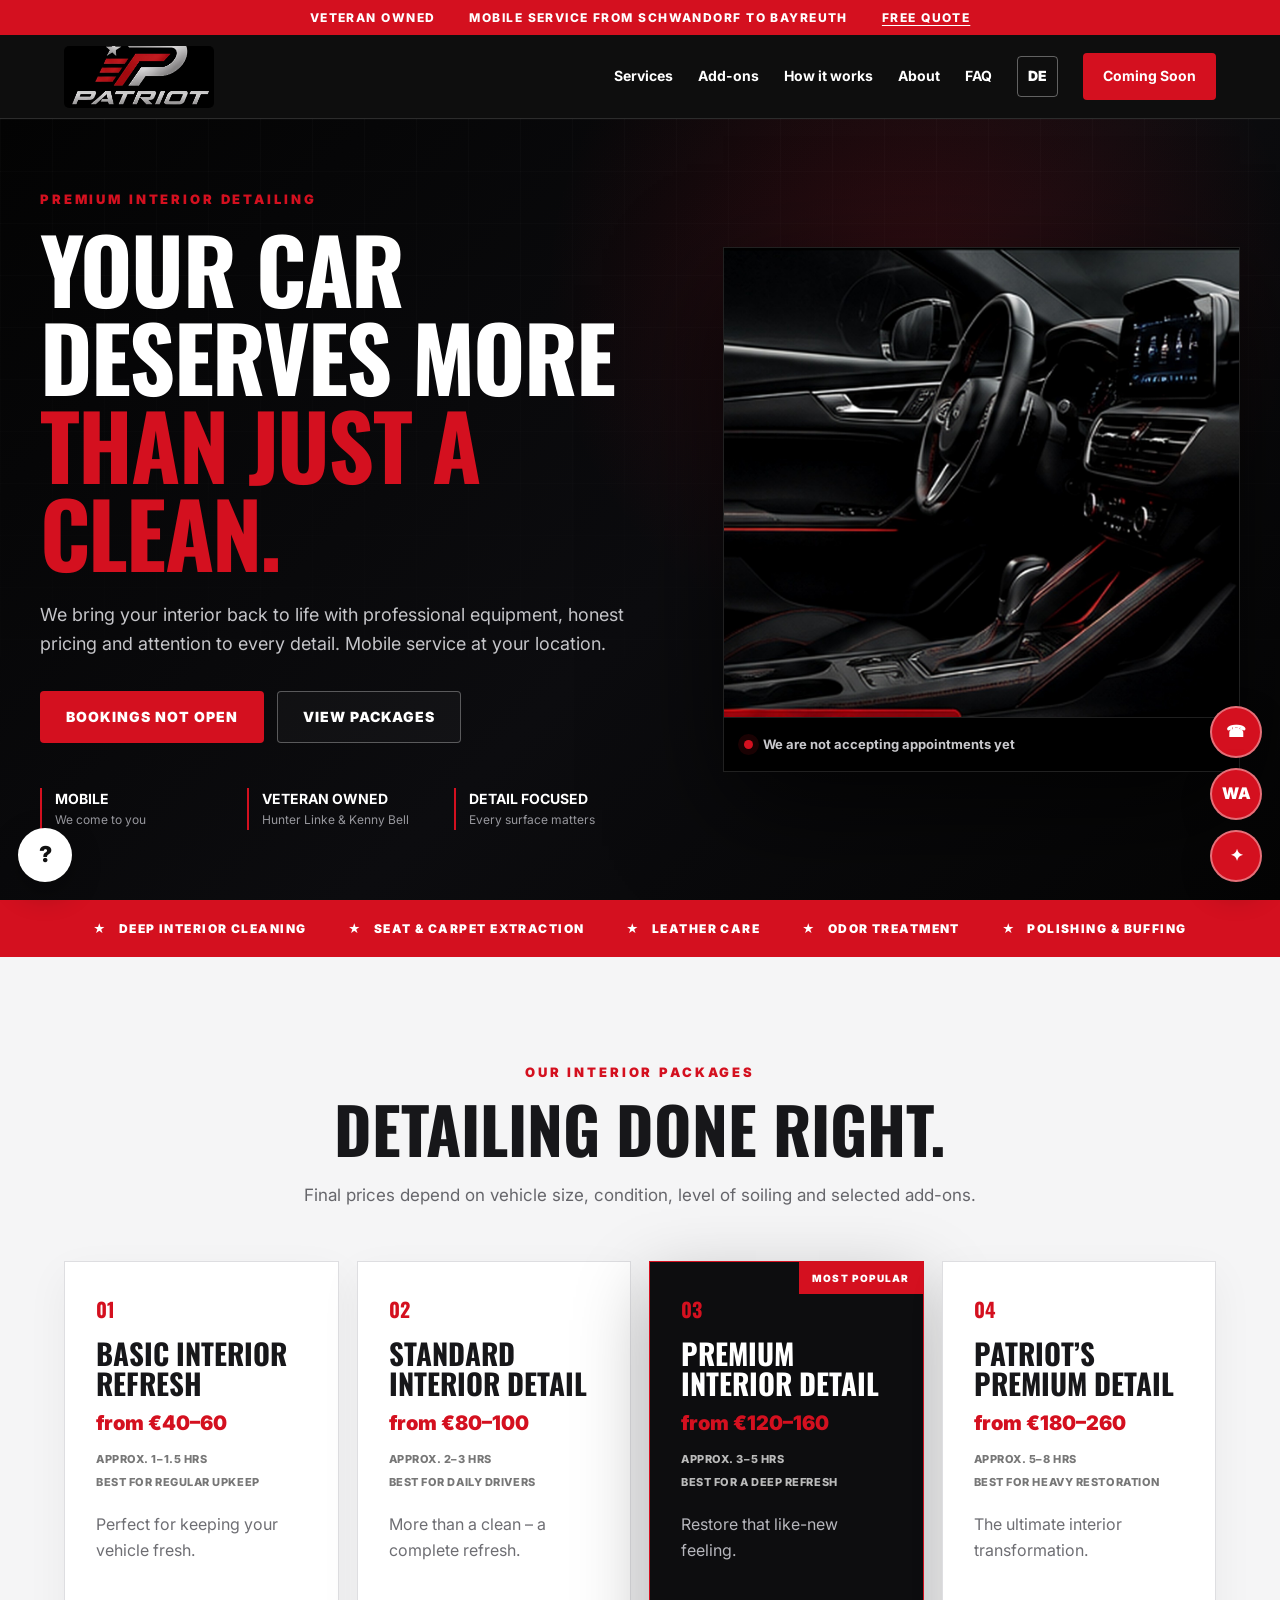
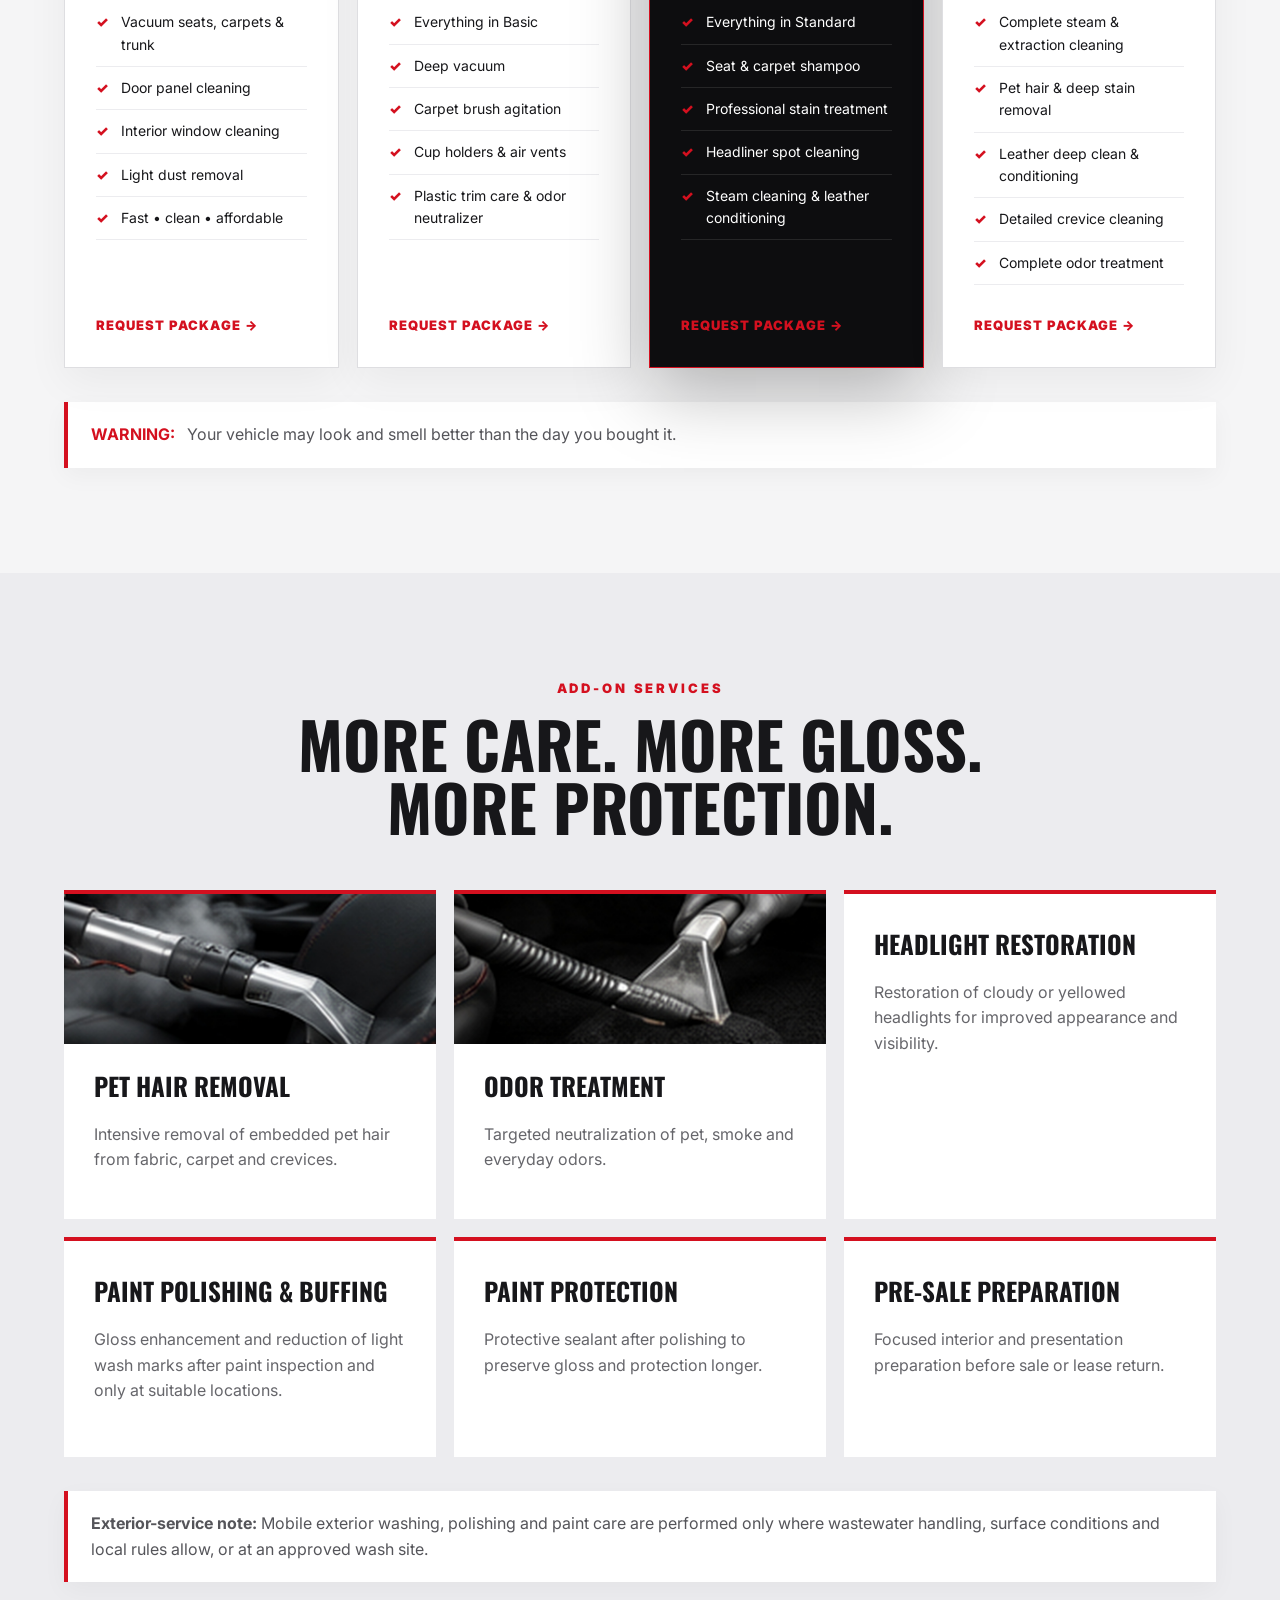
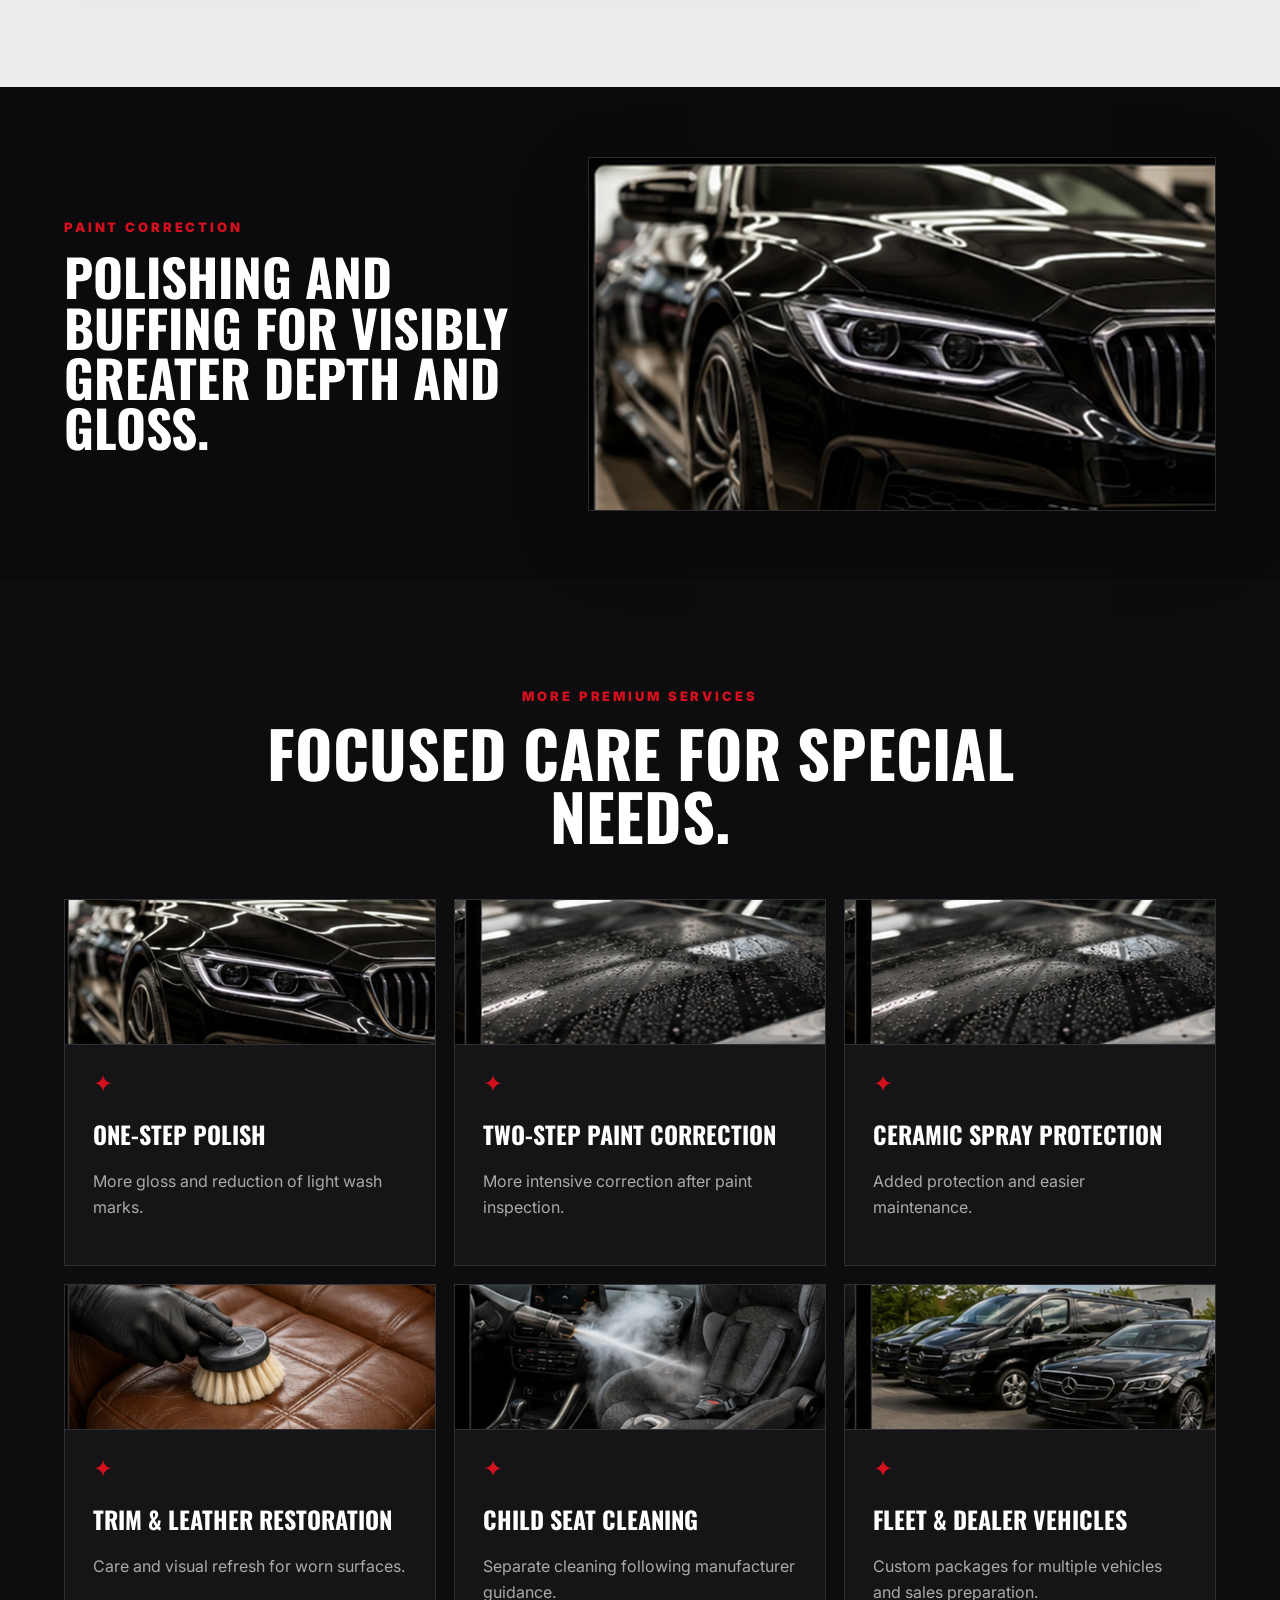
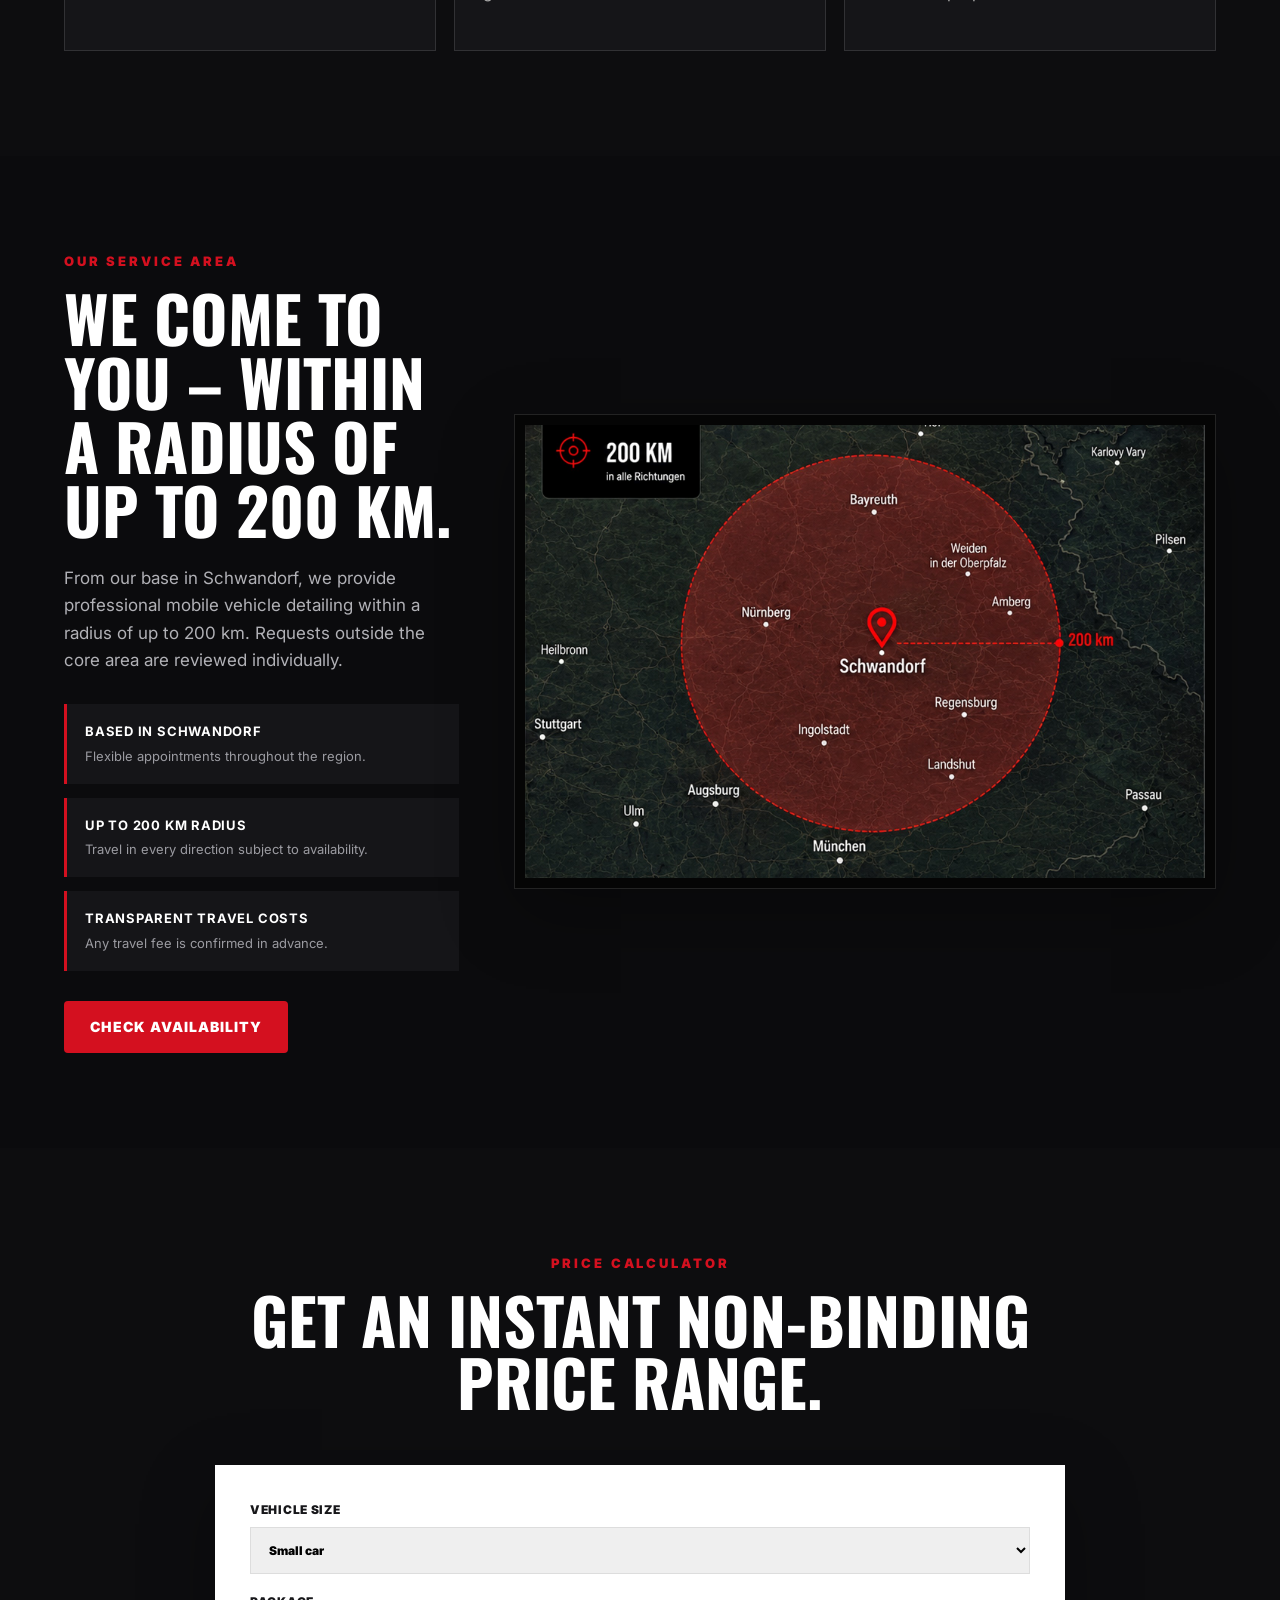
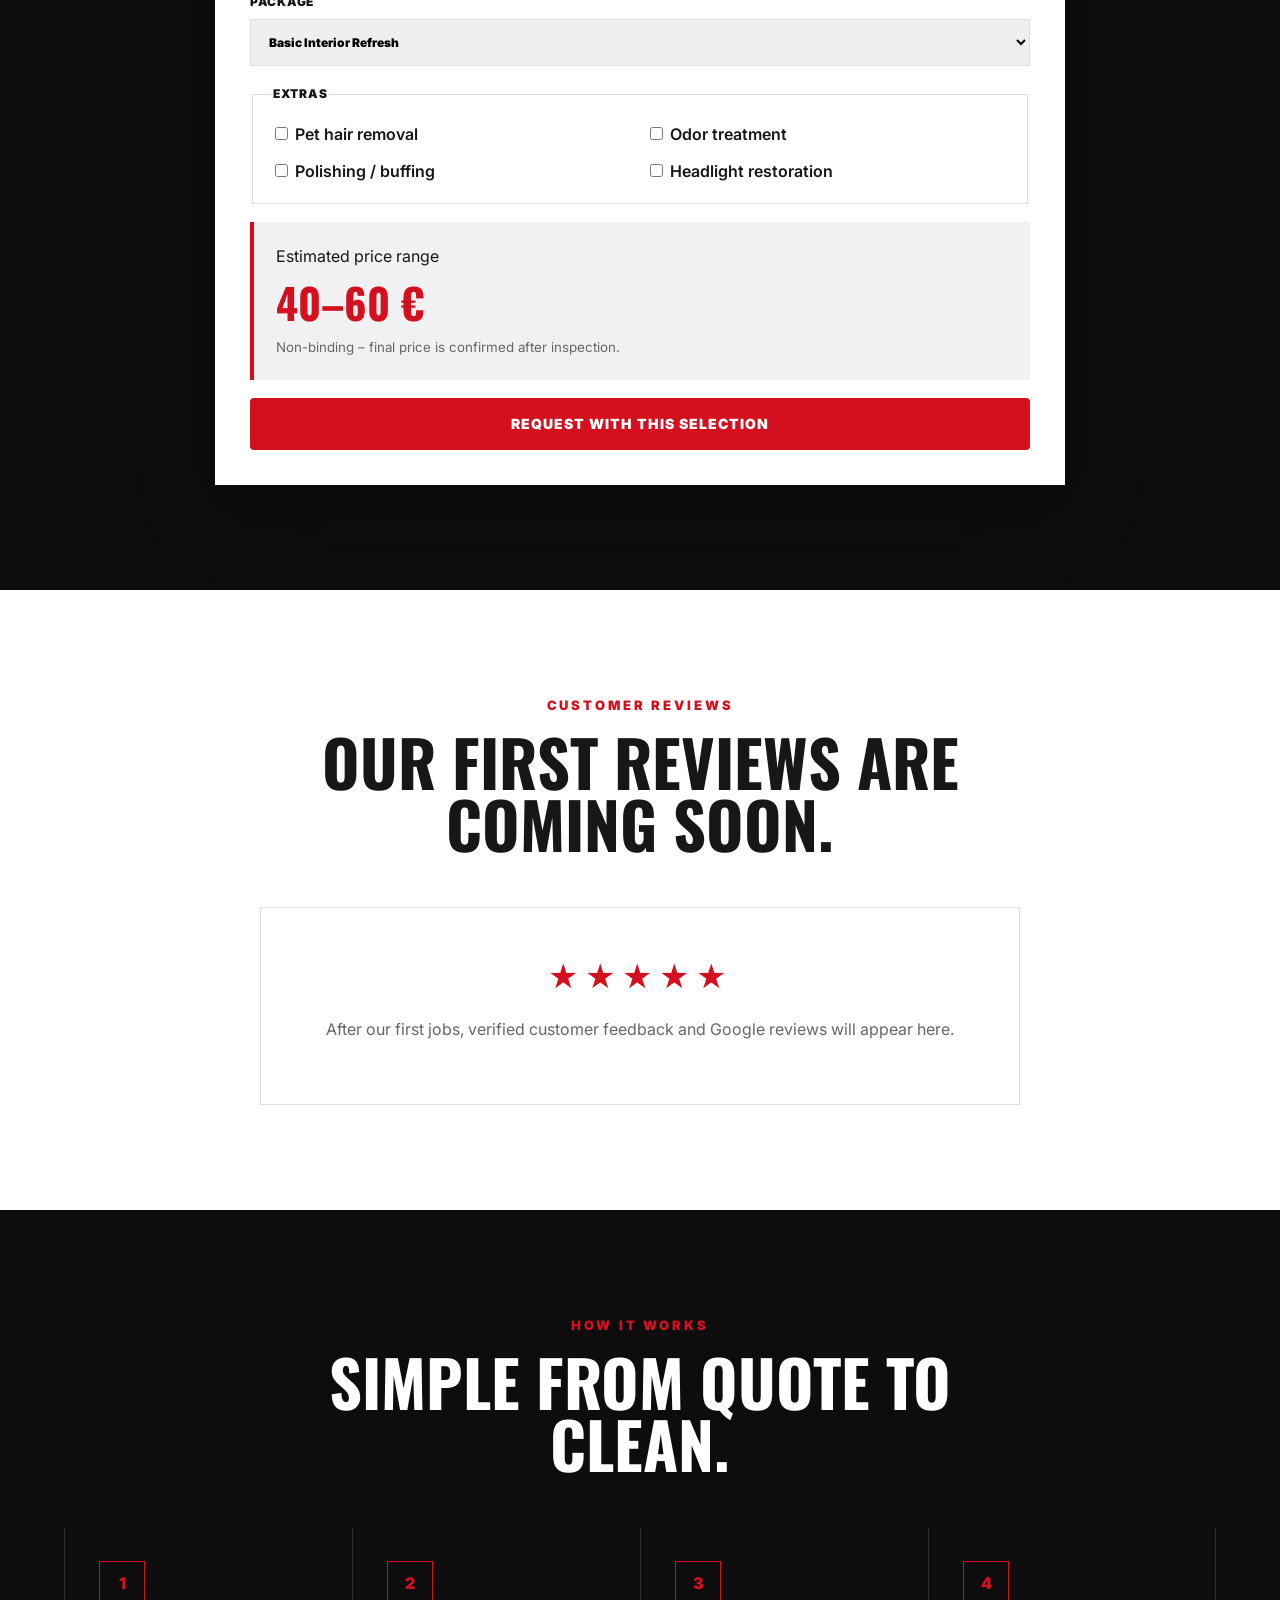
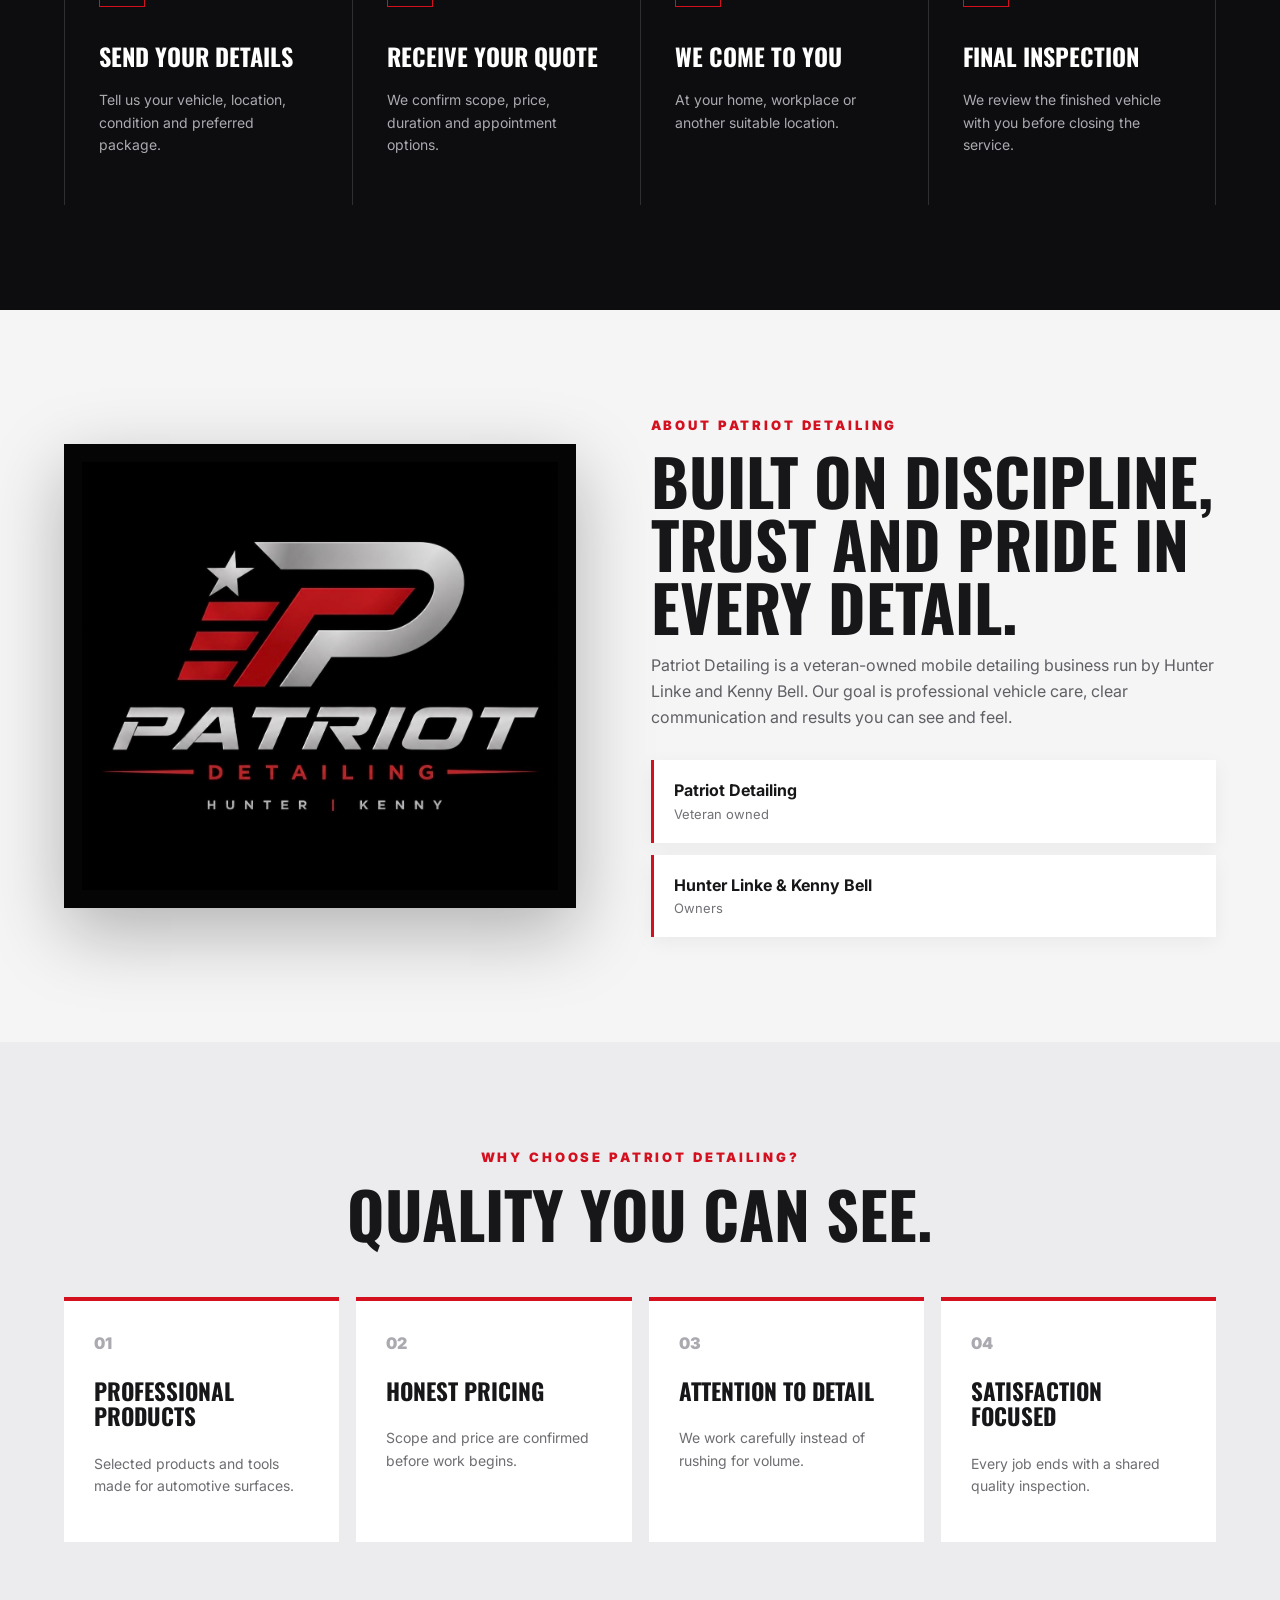
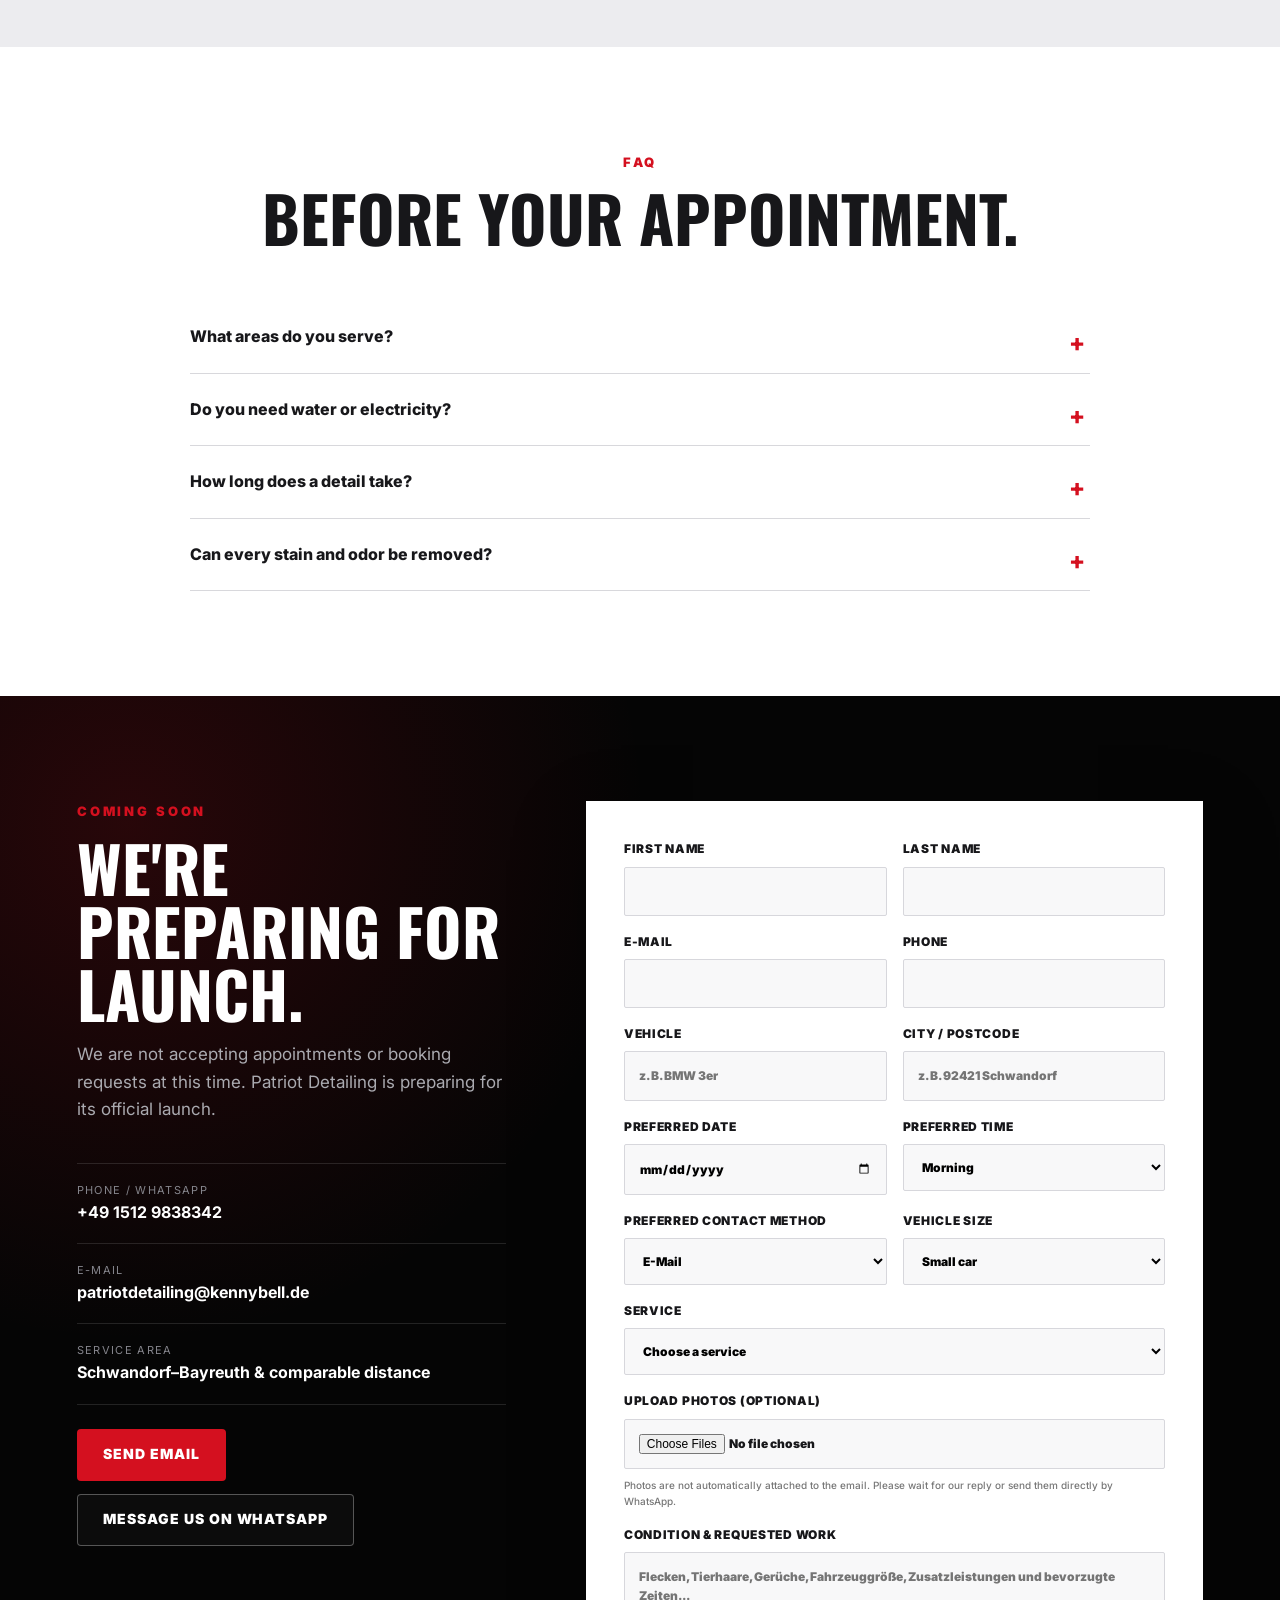
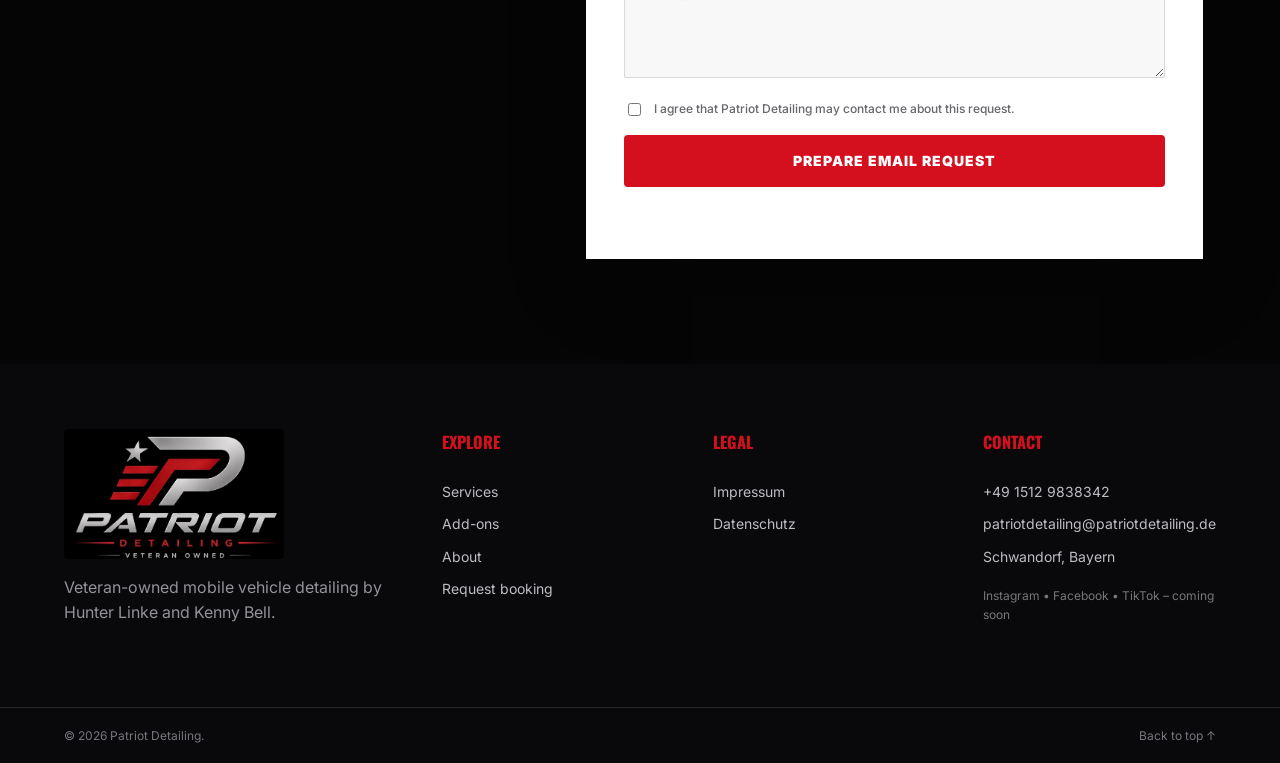
<file: index.html>
<!DOCTYPE html>
<html lang="de">
<head>
  <!-- Google tag (gtag.js) -->
<script async src="https://www.googletagmanager.com/gtag/js?id=G-9703SWW17N"></script>
<script>
  window.dataLayer = window.dataLayer || [];
  function gtag(){dataLayer.push(arguments);}
  gtag('js', new Date());

  gtag('config', 'G-9703SWW17N');
</script>
  <meta charset="UTF-8">
  <meta name="viewport" content="width=device-width, initial-scale=1.0">
  <meta name="description" content="Patriot Detailing – mobile Premium-Innenraumaufbereitung, Polieren und Lackpflege im Raum Schwandorf bis Bayreuth. Veteran owned by Hunter Linke and Kenny Bell.">
  <meta name="theme-color" content="#050505">
  <meta name="robots" content="index,follow">
  <meta name="keywords" content="Autoaufbereitung Schwandorf, Fahrzeugaufbereitung Schwandorf, Innenraumreinigung Schwandorf, Auto Detailing Bayreuth, mobile Fahrzeugpflege Bayern">
  <meta property="og:url" content="https://patriotdetailing.de/">
  <meta property="og:description" content="Premium-Innenraumaufbereitung, Polieren und Lackpflege im Raum Schwandorf bis Bayreuth.">
  <meta property="og:type" content="website">
  <meta property="og:url" content="https://patriotdetailing.de">
  <meta property="og:image" content="https://patriotdetailing.de/patriot-detailing-logo.jpeg">
  <script type="application/ld+json">
  {
    "@context":"https://schema.org",
    "@type":"AutomotiveBusiness",
    "name":"Patriot Detailing",
    "url":"https://patriotdetailing.de",
    "telephone":"+4915129838342",
    "email":"patriotdetailing@patriotdetailing.de",
    "address":{"@type":"PostalAddress","streetAddress":"Sommerstraße 31","postalCode":"92421","addressLocality":"Schwandorf","addressCountry":"DE"},
    "areaServed":["Schwandorf","Bayreuth","Regensburg","Amberg","Weiden in der Oberpfalz"],
    "founder":[{"@type":"Person","name":"Hunter Linke"},{"@type":"Person","name":"Kenny Bell"}]
  }
  </script>
  <title>Patriot Detailing | Mobile Fahrzeugaufbereitung</title>
  <link rel="preconnect" href="https://fonts.googleapis.com">
  <link rel="preconnect" href="https://fonts.gstatic.com" crossorigin>
  <link href="https://fonts.googleapis.com/css2?family=Inter:wght@400;500;600;700;800;900&family=Oswald:wght@500;600;700&display=swap" rel="stylesheet">
  <link rel="stylesheet" href="styles.css">
</head>
<body>
  <div class="loading-screen" id="loading-screen" aria-hidden="true">
    <img src="patriot-detailing-logo.jpeg" alt="">
    <span>DETAILING DONE RIGHT.</span>
  </div>
  <div class="topbar">
    <span data-de="Veteranengeführt" data-en="Veteran owned">Veteranengeführt</span>
    <span data-de="Mobil im Raum Schwandorf–Bayreuth" data-en="Mobile service from Schwandorf to Bayreuth">Mobil im Raum Schwandorf–Bayreuth</span>
    <a href="#booking" data-de="Kostenloses Angebot" data-en="Free quote">Kostenloses Angebot</a>
  </div>

  <header class="site-header" id="top">
    <a class="brand" href="#top" aria-label="Patriot Detailing Startseite">
      <img src="patriot-detailing-logo.jpeg" alt="Patriot Detailing Logo">
    </a>

    <button class="menu-toggle" aria-expanded="false" aria-controls="main-nav" aria-label="Menü öffnen">
      <span></span><span></span><span></span>
    </button>

    <nav id="main-nav" class="main-nav" aria-label="Hauptnavigation">
      <a href="#services" data-de="Leistungen" data-en="Services">Leistungen</a>
      <a href="#add-ons" data-de="Zusatzleistungen" data-en="Add-ons">Zusatzleistungen</a>
      <a href="#process" data-de="Ablauf" data-en="How it works">Ablauf</a>
      <a href="#about" data-de="Über uns" data-en="About">Über uns</a>
      <a href="#faq">FAQ</a>
      <button class="language-toggle" id="language-toggle" type="button" aria-label="Sprache wechseln">EN</button>
      <a class="nav-cta" href="#booking" data-de="Demnächst verfügbar" data-en="Coming Soon">Demnächst verfügbar</a>
    </nav>
  </header>

  <main>
    <section class="hero">
      <div class="hero-grid">
        <div class="hero-copy reveal">
          <p class="eyebrow" data-de="Premium-Innenraumaufbereitung" data-en="Premium interior detailing">Premium-Innenraumaufbereitung</p>
          <h1>
            <span data-de="Ihr Auto verdient mehr" data-en="Your car deserves more">Ihr Auto verdient mehr</span><br>
            <em data-de="als nur sauber." data-en="than just a clean.">als nur sauber.</em>
          </h1>
          <p class="hero-text" data-de="Wir bringen Ihren Innenraum wieder zum Leben – mit professioneller Ausrüstung, ehrlicher Preisgestaltung und Liebe zum Detail. Mobil bei Ihnen vor Ort." data-en="We bring your interior back to life with professional equipment, honest pricing and attention to every detail. Mobile service at your location.">
            Wir bringen Ihren Innenraum wieder zum Leben – mit professioneller Ausrüstung, ehrlicher Preisgestaltung und Liebe zum Detail. Mobil bei Ihnen vor Ort.
          </p>
          <div class="hero-actions">
            <a class="button button-primary" href="#booking" data-de="Noch keine Termine" data-en="bookings not open">Noch keine termine</a>
            <a class="button button-secondary" href="#services" data-de="Pakete ansehen" data-en="View packages">Pakete ansehen</a>
          </div>
          <div class="trust-row">
            <div><strong data-de="Mobil" data-en="Mobile">Mobil</strong><span data-de="Wir kommen zu Ihnen" data-en="We come to you">Wir kommen zu Ihnen</span></div>
            <div><strong data-de="Veteranengeführt" data-en="Veteran owned">Veteranengeführt</strong><span>Hunter Linke &amp; Kenny Bell</span></div>
            <div><strong data-de="Detailfokus" data-en="Detail focused">Detailfokus</strong><span data-de="Jede Oberfläche zählt" data-en="Every surface matters">Jede Oberfläche zählt</span></div>
          </div>
        </div>

        <div class="hero-card reveal">
          <img src="hero-interior.jpg?v=20260719-final" alt="Premium-Fahrzeuginnenraum als Konzeptbild">
          <div class="hero-card-bottom">
            <span class="status-dot"></span>
            <span data-de="Wir nehmen derzeit keine Termine an" data-en="We are not accepting appointments yet">Wir nehmen derzeit keine Termine an</span>
          </div>
        </div>
      </div>
    </section>

    <section class="service-strip" aria-label="Leistungsübersicht">
      <span data-de="Tiefenreinigung" data-en="Deep interior cleaning">Tiefenreinigung</span>
      <span data-de="Sitz- & Teppichextraktion" data-en="Seat & carpet extraction">Sitz- &amp; Teppichextraktion</span>
      <span data-de="Lederpflege" data-en="Leather care">Lederpflege</span>
      <span data-de="Geruchsbehandlung" data-en="Odor treatment">Geruchsbehandlung</span>
      <span data-de="Polieren & Buffing" data-en="Polishing & buffing">Polieren &amp; Buffing</span>
    </section>

    <section class="section" id="services">
      <div class="section-heading reveal">
        <p class="eyebrow" data-de="Unsere Innenraum-Pakete" data-en="Our interior packages">Unsere Innenraum-Pakete</p>
        <h2 data-de="Detailing done right." data-en="Detailing done right.">Detailing done right.</h2>
        <p data-de="Endpreise richten sich nach Fahrzeuggröße, Zustand, Verschmutzungsgrad und gewählten Zusatzleistungen." data-en="Final prices depend on vehicle size, condition, level of soiling and selected add-ons.">
          Endpreise richten sich nach Fahrzeuggröße, Zustand, Verschmutzungsgrad und gewählten Zusatzleistungen.
        </p>
      </div>

      <div class="services-grid four">
        <article class="service-card reveal">
          <span class="service-number">01</span>
          <h3 data-de="Basic Interior Refresh" data-en="Basic Interior Refresh">Basic Interior Refresh</h3>
          <div class="price" data-de="ab 40–60 €" data-en="from €40–60">ab 40–60 €</div><div class="service-meta"><span data-de="ca. 1–1,5 Std." data-en="approx. 1–1.5 hrs">ca. 1–1,5 Std.</span><span data-de="Ideal für regelmäßige Pflege" data-en="Best for regular upkeep">Ideal für regelmäßige Pflege</span></div>
          <p data-de="Perfekt, um Ihr Fahrzeug frisch und gepflegt zu halten." data-en="Perfect for keeping your vehicle fresh.">Perfekt, um Ihr Fahrzeug frisch und gepflegt zu halten.</p>
          <ul>
            <li data-de="Sitze, Teppiche & Kofferraum saugen" data-en="Vacuum seats, carpets & trunk">Sitze, Teppiche &amp; Kofferraum saugen</li>
            <li data-de="Türverkleidungen reinigen" data-en="Door panel cleaning">Türverkleidungen reinigen</li>
            <li data-de="Innenfenster reinigen" data-en="Interior window cleaning">Innenfenster reinigen</li>
            <li data-de="Leichte Staubentfernung" data-en="Light dust removal">Leichte Staubentfernung</li>
            <li data-de="Schnell • sauber • preiswert" data-en="Fast • clean • affordable">Schnell • sauber • preiswert</li>
          </ul>
          <a href="#booking" data-de="Paket anfragen →" data-en="Request package →">Paket anfragen →</a>
        </article>

        <article class="service-card reveal">
          <span class="service-number">02</span>
          <h3 data-de="Standard Interior Detail" data-en="Standard Interior Detail">Standard Interior Detail</h3>
          <div class="price" data-de="ab 80–100 €" data-en="from €80–100">ab 80–100 €</div><div class="service-meta"><span data-de="ca. 2–3 Std." data-en="approx. 2–3 hrs">ca. 2–3 Std.</span><span data-de="Ideal für Alltagsfahrzeuge" data-en="Best for daily drivers">Ideal für Alltagsfahrzeuge</span></div>
          <p data-de="Mehr als eine Reinigung – eine komplette Auffrischung." data-en="More than a clean – a complete refresh.">Mehr als eine Reinigung – eine komplette Auffrischung.</p>
          <ul>
            <li data-de="Alles aus Basic" data-en="Everything in Basic">Alles aus Basic</li>
            <li data-de="Intensives Saugen" data-en="Deep vacuum">Intensives Saugen</li>
            <li data-de="Teppich-Bürstenreinigung" data-en="Carpet brush agitation">Teppich-Bürstenreinigung</li>
            <li data-de="Getränkehalter & Lüftungsdüsen" data-en="Cup holders & air vents">Getränkehalter &amp; Lüftungsdüsen</li>
            <li data-de="Kunststoffpflege & Geruchsneutralisierung" data-en="Plastic trim care & odor neutralizer">Kunststoffpflege &amp; Geruchsneutralisierung</li>
          </ul>
          <a href="#booking" data-de="Paket anfragen →" data-en="Request package →">Paket anfragen →</a>
        </article>

        <article class="service-card featured reveal">
          <div class="popular" data-de="Am beliebtesten" data-en="Most popular">Am beliebtesten</div>
          <span class="service-number">03</span>
          <h3 data-de="Premium Interior Detail" data-en="Premium Interior Detail">Premium Interior Detail</h3>
          <div class="price" data-de="ab 120–160 €" data-en="from €120–160">ab 120–160 €</div><div class="service-meta"><span data-de="ca. 3–5 Std." data-en="approx. 3–5 hrs">ca. 3–5 Std.</span><span data-de="Ideal für intensive Auffrischung" data-en="Best for a deep refresh">Ideal für intensive Auffrischung</span></div>
          <p data-de="Stellt das gepflegte Neuwagengefühl wieder her." data-en="Restore that like-new feeling.">Stellt das gepflegte Neuwagengefühl wieder her.</p>
          <ul>
            <li data-de="Alles aus Standard" data-en="Everything in Standard">Alles aus Standard</li>
            <li data-de="Sitz- & Teppichshampoo" data-en="Seat & carpet shampoo">Sitz- &amp; Teppichshampoo</li>
            <li data-de="Professionelle Fleckenbehandlung" data-en="Professional stain treatment">Professionelle Fleckenbehandlung</li>
            <li data-de="Punktuelle Dachhimmelreinigung" data-en="Headliner spot cleaning">Punktuelle Dachhimmelreinigung</li>
            <li data-de="Dampfreinigung & Lederpflege" data-en="Steam cleaning & leather conditioning">Dampfreinigung &amp; Lederpflege</li>
          </ul>
          <a href="#booking" data-de="Paket anfragen →" data-en="Request package →">Paket anfragen →</a>
        </article>

        <article class="service-card reveal">
          <span class="service-number">04</span>
          <h3 data-de="Patriot’s Premium Detail" data-en="Patriot’s Premium Detail">Patriot’s Premium Detail</h3>
          <div class="price" data-de="ab 180–260 €" data-en="from €180–260">ab 180–260 €</div><div class="service-meta"><span data-de="ca. 5–8 Std." data-en="approx. 5–8 hrs">ca. 5–8 Std.</span><span data-de="Ideal für starke Verschmutzung" data-en="Best for heavy restoration">Ideal für starke Verschmutzung</span></div>
          <p data-de="Die ultimative Innenraum-Transformation." data-en="The ultimate interior transformation.">Die ultimative Innenraum-Transformation.</p>
          <ul>
            <li data-de="Komplette Dampf- & Extraktionsreinigung" data-en="Complete steam & extraction cleaning">Komplette Dampf- &amp; Extraktionsreinigung</li>
            <li data-de="Tierhaar- & Tiefenfleckenentfernung" data-en="Pet hair & deep stain removal">Tierhaar- &amp; Tiefenfleckenentfernung</li>
            <li data-de="Leder-Tiefenreinigung & Pflege" data-en="Leather deep clean & conditioning">Leder-Tiefenreinigung &amp; Pflege</li>
            <li data-de="Detailreinigung aller Ritzen" data-en="Detailed crevice cleaning">Detailreinigung aller Ritzen</li>
            <li data-de="Komplette Geruchsbehandlung" data-en="Complete odor treatment">Komplette Geruchsbehandlung</li>
          </ul>
          <a href="#booking" data-de="Paket anfragen →" data-en="Request package →">Paket anfragen →</a>
        </article>
      </div>

      <div class="warning-card reveal">
        <strong data-de="Achtung:" data-en="Warning:">Achtung:</strong>
        <span data-de="Ihr Fahrzeug könnte besser aussehen und riechen als am Tag des Kaufs." data-en="Your vehicle may look and smell better than the day you bought it.">Ihr Fahrzeug könnte besser aussehen und riechen als am Tag des Kaufs.</span>
      </div>
    </section>

    <section class="section add-ons" id="add-ons">
      <div class="section-heading reveal">
        <p class="eyebrow" data-de="Zusatzleistungen" data-en="Add-on services">Zusatzleistungen</p>
        <h2 data-de="Mehr Pflege. Mehr Glanz. Mehr Schutz." data-en="More care. More gloss. More protection.">Mehr Pflege. Mehr Glanz. Mehr Schutz.</h2>
      </div>
      <div class="addon-grid">
        <article class="addon-card reveal"><img class="addon-photo" src="pet-hair.jpg?v=20260719-final" alt=""><h3 data-de="Tierhaarentfernung" data-en="Pet hair removal">Tierhaarentfernung</h3><p data-de="Intensive Entfernung eingebetteter Tierhaare aus Stoff, Teppich und Ritzen." data-en="Intensive removal of embedded pet hair from fabric, carpet and crevices.">Intensive Entfernung eingebetteter Tierhaare aus Stoff, Teppich und Ritzen.</p></article>
        <article class="addon-card reveal"><img class="addon-photo" src="odor-treatment.jpg?v=20260719-final" alt=""><h3 data-de="Geruchsbehandlung" data-en="Odor treatment">Geruchsbehandlung</h3><p data-de="Gezielte Neutralisierung von Tier-, Rauch- und Alltagsgerüchen." data-en="Targeted neutralization of pet, smoke and everyday odors.">Gezielte Neutralisierung von Tier-, Rauch- und Alltagsgerüchen.</p></article>
        <article class="addon-card reveal"><h3 data-de="Scheinwerfer-Aufbereitung" data-en="Headlight restoration">Scheinwerfer-Aufbereitung</h3><p data-de="Aufbereitung matter oder vergilbter Scheinwerfer für bessere Optik und Sicht." data-en="Restoration of cloudy or yellowed headlights for improved appearance and visibility.">Aufbereitung matter oder vergilbter Scheinwerfer für bessere Optik und Sicht.</p></article>
        <article class="addon-card reveal"><h3 data-de="Lackpolitur & Buffing" data-en="Paint polishing & buffing">Lackpolitur &amp; Buffing</h3><p data-de="Glanzsteigerung und Reduzierung leichter Waschkratzer – nach Lackprüfung und nur an geeigneten Standorten." data-en="Gloss enhancement and reduction of light wash marks after paint inspection and only at suitable locations.">Glanzsteigerung und Reduzierung leichter Waschkratzer – nach Lackprüfung und nur an geeigneten Standorten.</p></article>
        <article class="addon-card reveal"><h3 data-de="Lackschutz" data-en="Paint protection">Lackschutz</h3><p data-de="Versiegelung nach Politur, um Glanz und Schutz länger zu erhalten." data-en="Protective sealant after polishing to preserve gloss and protection longer.">Versiegelung nach Politur, um Glanz und Schutz länger zu erhalten.</p></article>
        <article class="addon-card reveal"><h3 data-de="Verkaufsaufbereitung" data-en="Pre-sale preparation">Verkaufsaufbereitung</h3><p data-de="Gezielte Innenraum- und Präsentationsaufbereitung vor Verkauf oder Leasingrückgabe." data-en="Focused interior and presentation preparation before sale or lease return.">Gezielte Innenraum- und Präsentationsaufbereitung vor Verkauf oder Leasingrückgabe.</p></article>
      </div>
      <div class="legal-service-note reveal">
        <strong data-de="Hinweis zu Außenarbeiten:" data-en="Exterior-service note:">Hinweis zu Außenarbeiten:</strong>
        <span data-de="Mobile Außenwäsche, Politur und Lackpflege erfolgen nur dort, wo Abwasser, Untergrund und örtliche Vorschriften dies erlauben, oder an einem genehmigten Waschplatz." data-en="Mobile exterior washing, polishing and paint care are performed only where wastewater handling, surface conditions and local rules allow, or at an approved wash site.">Mobile Außenwäsche, Politur und Lackpflege erfolgen nur dort, wo Abwasser, Untergrund und örtliche Vorschriften dies erlauben, oder an einem genehmigten Waschplatz.</span>
      </div>
    </section>

    <section class="visual-section reverse">
      <div>
        <p class="eyebrow" data-de="Lackpflege" data-en="Paint correction">Lackpflege</p>
        <h2 data-de="Polieren und Buffing für sichtbar mehr Tiefe und Glanz." data-en="Polishing and buffing for visibly greater depth and gloss.">Polieren und Buffing für sichtbar mehr Tiefe und Glanz.</h2>
      </div>
      <img src="polishing.jpg?v=20260719-final" alt="Konzeptdarstellung einer Fahrzeugpolitur">
    </section>


    <section class="section premium-services" id="premium-services">
      <div class="section-heading reveal">
        <p class="eyebrow" data-de="Weitere Premium-Leistungen" data-en="More premium services">Weitere Premium-Leistungen</p>
        <h2 data-de="Gezielte Pflege für besondere Anforderungen." data-en="Focused care for special needs.">Gezielte Pflege für besondere Anforderungen.</h2>
      </div>
      <div class="premium-service-grid">
        <article class="mini-service reveal"><img class="mini-service-photo" src="one-step-polish.jpg?v=20260719-individual" alt="Glänzend poliertes schwarzes Fahrzeug"><span>✦</span><h3 data-de="One-Step-Politur" data-en="One-step polish">One-Step-Politur</h3><p data-de="Mehr Glanz und Reduzierung leichter Waschspuren." data-en="More gloss and reduction of light wash marks.">Mehr Glanz und Reduzierung leichter Waschspuren.</p></article>
        <article class="mini-service reveal"><img class="mini-service-photo" src="two-step-correction.jpg?v=20260719-individual" alt="Professionelle zweistufige Lackkorrektur"><span>✦</span><h3 data-de="Two-Step-Lackkorrektur" data-en="Two-step paint correction">Two-Step-Lackkorrektur</h3><p data-de="Intensivere Korrektur nach vorheriger Lackprüfung." data-en="More intensive correction after paint inspection.">Intensivere Korrektur nach vorheriger Lackprüfung.</p></article>
        <article class="mini-service reveal"><img class="mini-service-photo" src="ceramic-protection.jpg?v=20260719-individual" alt="Wasserabweisender Keramikschutz auf schwarzem Lack"><span>✦</span><h3 data-de="Keramik-Sprühversiegelung" data-en="Ceramic spray protection">Keramik-Sprühversiegelung</h3><p data-de="Zusätzlicher Schutz und leichter zu pflegende Oberflächen." data-en="Added protection and easier maintenance.">Zusätzlicher Schutz und leichter zu pflegende Oberflächen.</p></article>
        <article class="mini-service reveal"><img class="mini-service-photo" src="leather-care.jpg?v=20260719-individual" alt="Professionelle Lederreinigung und Pflege"><span>✦</span><h3 data-de="Kunststoff- & Lederauffrischung" data-en="Trim & leather restoration">Kunststoff- &amp; Lederauffrischung</h3><p data-de="Pflege und optische Auffrischung beanspruchter Flächen." data-en="Care and visual refresh for worn surfaces.">Pflege und optische Auffrischung beanspruchter Flächen.</p></article>
        <article class="mini-service reveal"><img class="mini-service-photo" src="child-seat.jpg?v=20260719-individual" alt="Professionelle Reinigung eines Kindersitzes"><span>✦</span><h3 data-de="Kindersitz-Reinigung" data-en="Child seat cleaning">Kindersitz-Reinigung</h3><p data-de="Separate Reinigung nach Herstellerhinweisen." data-en="Separate cleaning following manufacturer guidance.">Separate Reinigung nach Herstellerhinweisen.</p></article>
        <article class="mini-service reveal"><img class="mini-service-photo" src="fleet-dealer.jpg?v=20260719-individual" alt="Gepflegte Flotten- und Händlerfahrzeuge"><span>✦</span><h3 data-de="Flotten & Händler" data-en="Fleet & dealer vehicles">Flotten &amp; Händler</h3><p data-de="Individuelle Pakete für mehrere Fahrzeuge und Verkaufsaufbereitung." data-en="Custom packages for multiple vehicles and sales preparation.">Individuelle Pakete für mehrere Fahrzeuge und Verkaufsaufbereitung.</p></article>
      </div>
    </section>

    <section class="service-area-showcase" id="service-area">
      <div class="service-area-copy reveal">
        <p class="eyebrow" data-de="Unser Servicegebiet" data-en="Our service area">Unser Servicegebiet</p>
        <h2 data-de="Wir kommen zu Ihnen – im Umkreis von bis zu 200 km." data-en="We come to you – within a radius of up to 200 km.">Wir kommen zu Ihnen – im Umkreis von bis zu 200 km.</h2>
        <p data-de="Von unserem Standort in Schwandorf aus bieten wir professionelle mobile Fahrzeugaufbereitung in einem Umkreis von bis zu 200 km an. Termine außerhalb des Kerngebiets prüfen wir individuell." data-en="From our base in Schwandorf, we provide professional mobile vehicle detailing within a radius of up to 200 km. Requests outside the core area are reviewed individually.">Von unserem Standort in Schwandorf aus bieten wir professionelle mobile Fahrzeugaufbereitung in einem Umkreis von bis zu 200 km an. Termine außerhalb des Kerngebiets prüfen wir individuell.</p>

        <div class="service-area-points">
          <div>
            <strong data-de="Zentral in Schwandorf" data-en="Based in Schwandorf">Zentral in Schwandorf</strong>
            <span data-de="Flexible Termine in der gesamten Region." data-en="Flexible appointments throughout the region.">Flexible Termine in der gesamten Region.</span>
          </div>
          <div>
            <strong data-de="Bis zu 200 km Radius" data-en="Up to 200 km radius">Bis zu 200 km Radius</strong>
            <span data-de="Anfahrt in alle Richtungen nach Verfügbarkeit." data-en="Travel in every direction subject to availability.">Anfahrt in alle Richtungen nach Verfügbarkeit.</span>
          </div>
          <div>
            <strong data-de="Transparente Anfahrt" data-en="Transparent travel costs">Transparente Anfahrt</strong>
            <span data-de="Mögliche Anfahrtskosten werden vorab bestätigt." data-en="Any travel fee is confirmed in advance.">Mögliche Anfahrtskosten werden vorab bestätigt.</span>
          </div>
        </div>

        <a class="button button-primary" href="#booking" data-de="Verfügbarkeit anfragen" data-en="Check availability">Verfügbarkeit anfragen</a>
      </div>

      <div class="service-area-visual reveal">
       <img src="service-area-map.jpg" alt="Patriot Detailing Service Area">
      </div>
    </section>

    <section class="section calculator-section" id="price-calculator">
      <div class="section-heading reveal">
        <p class="eyebrow" data-de="Preisrechner" data-en="Price calculator">Preisrechner</p>
        <h2 data-de="Erhalten Sie sofort eine unverbindliche Preisspanne." data-en="Get an instant non-binding price range.">Erhalten Sie sofort eine unverbindliche Preisspanne.</h2>
      </div>
      <div class="calculator-card reveal">
        <label><span data-de="Fahrzeuggröße" data-en="Vehicle size">Fahrzeuggröße</span>
          <select id="calc-size"><option value="0" data-de="Kleinwagen" data-en="Small car">Kleinwagen</option><option value="15" data-de="Limousine / Kombi" data-en="Sedan / wagon">Limousine / Kombi</option><option value="30" data-de="SUV / Van" data-en="SUV / van">SUV / Van</option></select>
        </label>
        <label><span data-de="Paket" data-en="Package">Paket</span>
          <select id="calc-package"><option value="40|60">Basic Interior Refresh</option><option value="80|100">Standard Interior Detail</option><option value="120|160">Premium Interior Detail</option><option value="180|260">Patriot’s Premium Detail</option></select>
        </label>
        <fieldset><legend data-de="Extras" data-en="Extras">Extras</legend>
          <label><input class="calc-extra" type="checkbox" value="25|60"> <span data-de="Tierhaarentfernung" data-en="Pet hair removal">Tierhaarentfernung</span></label>
          <label><input class="calc-extra" type="checkbox" value="20|50"> <span data-de="Geruchsbehandlung" data-en="Odor treatment">Geruchsbehandlung</span></label>
          <label><input class="calc-extra" type="checkbox" value="80|180"> <span data-de="Politur / Buffing" data-en="Polishing / buffing">Politur / Buffing</span></label>
          <label><input class="calc-extra" type="checkbox" value="25|50"> <span data-de="Scheinwerfer-Aufbereitung" data-en="Headlight restoration">Scheinwerfer-Aufbereitung</span></label>
        </fieldset>
        <div class="estimate"><span data-de="Geschätzte Preisspanne" data-en="Estimated price range">Geschätzte Preisspanne</span><strong id="estimate-price">40–60 €</strong><small data-de="Unverbindlich – der Endpreis wird nach Sichtung bestätigt." data-en="Non-binding – final price is confirmed after inspection.">Unverbindlich – der Endpreis wird nach Sichtung bestätigt.</small></div>
        <a class="button button-primary" href="#booking" data-de="Mit dieser Auswahl anfragen" data-en="Request with this selection">Mit dieser Auswahl anfragen</a>
      </div>
    </section>

    <section class="section reviews-section" id="reviews">
      <div class="section-heading reveal">
        <p class="eyebrow" data-de="Kundenbewertungen" data-en="Customer reviews">Kundenbewertungen</p>
        <h2 data-de="Unsere ersten Bewertungen folgen bald." data-en="Our first reviews are coming soon.">Unsere ersten Bewertungen folgen bald.</h2>
      </div>
      <div class="review-placeholder reveal">
        <div class="stars">★★★★★</div>
        <p data-de="Nach den ersten Aufträgen werden hier verifizierte Kundenstimmen und Google-Bewertungen angezeigt." data-en="After our first jobs, verified customer feedback and Google reviews will appear here.">Nach den ersten Aufträgen werden hier verifizierte Kundenstimmen und Google-Bewertungen angezeigt.</p>
      </div>
    </section>

    <section class="dark-section" id="process">
      <div class="section-heading light reveal">
        <p class="eyebrow" data-de="So funktioniert es" data-en="How it works">So funktioniert es</p>
        <h2 data-de="Einfach vom Angebot zum Ergebnis." data-en="Simple from quote to clean.">Einfach vom Angebot zum Ergebnis.</h2>
      </div>
      <div class="process-grid">
        <div class="process-step reveal"><span>1</span><h3 data-de="Anfrage senden" data-en="Send your details">Anfrage senden</h3><p data-de="Fahrzeug, Standort, Zustand und Wunschpaket angeben." data-en="Tell us your vehicle, location, condition and preferred package.">Fahrzeug, Standort, Zustand und Wunschpaket angeben.</p></div>
        <div class="process-step reveal"><span>2</span><h3 data-de="Angebot erhalten" data-en="Receive your quote">Angebot erhalten</h3><p data-de="Wir bestätigen Umfang, Preis, Dauer und Terminoptionen." data-en="We confirm scope, price, duration and appointment options.">Wir bestätigen Umfang, Preis, Dauer und Terminoptionen.</p></div>
        <div class="process-step reveal"><span>3</span><h3 data-de="Wir kommen zu Ihnen" data-en="We come to you">Wir kommen zu Ihnen</h3><p data-de="Zu Hause, am Arbeitsplatz oder an einem geeigneten Standort." data-en="At your home, workplace or another suitable location.">Zu Hause, am Arbeitsplatz oder an einem geeigneten Standort.</p></div>
        <div class="process-step reveal"><span>4</span><h3 data-de="Qualitätskontrolle" data-en="Final inspection">Qualitätskontrolle</h3><p data-de="Gemeinsame Abnahme vor Abschluss des Auftrags." data-en="We review the finished vehicle with you before closing the service.">Gemeinsame Abnahme vor Abschluss des Auftrags.</p></div>
      </div>
    </section>

    <section class="section split-section" id="about">
      <div class="about-visual reveal"><img src="patriot-detailing-owners.jpeg" alt="Patriot Detailing – Hunter Linke und Kenny Bell"></div>
      <div class="about-copy reveal">
        <p class="eyebrow" data-de="Über Patriot Detailing" data-en="About Patriot Detailing">Über Patriot Detailing</p>
        <h2 data-de="Disziplin, Vertrauen und Stolz auf jedes Detail." data-en="Built on discipline, trust and pride in every detail.">Disziplin, Vertrauen und Stolz auf jedes Detail.</h2>
        <p data-de="Patriot Detailing ist ein veteranengeführtes mobiles Detailing-Unternehmen von Hunter Linke und Kenny Bell. Unser Ziel: professionelle Fahrzeugpflege, klare Kommunikation und Ergebnisse, die man sieht und spürt." data-en="Patriot Detailing is a veteran-owned mobile detailing business run by Hunter Linke and Kenny Bell. Our goal is professional vehicle care, clear communication and results you can see and feel.">Patriot Detailing ist ein veteranengeführtes mobiles Detailing-Unternehmen von Hunter Linke und Kenny Bell. Unser Ziel: professionelle Fahrzeugpflege, klare Kommunikation und Ergebnisse, die man sieht und spürt.</p>
        <div class="owner-lines">
          <div><strong>Patriot Detailing</strong><span data-de="Veteranengeführt" data-en="Veteran owned">Veteranengeführt</span></div>
          <div><strong>Hunter Linke &amp; Kenny Bell</strong><span data-de="Inhaber" data-en="Owners">Inhaber</span></div>
        </div>
      </div>
    </section>

    <section class="section results-section">
      <div class="section-heading reveal"><p class="eyebrow" data-de="Warum Patriot Detailing?" data-en="Why choose Patriot Detailing?">Warum Patriot Detailing?</p><h2 data-de="Qualität, die man sieht." data-en="Quality you can see.">Qualität, die man sieht.</h2></div>
      <div class="results-grid">
        <article class="result-card reveal"><span>01</span><h3 data-de="Profi-Produkte" data-en="Professional products">Profi-Produkte</h3><p data-de="Ausgewählte Produkte und Werkzeuge für Fahrzeugoberflächen." data-en="Selected products and tools made for automotive surfaces.">Ausgewählte Produkte und Werkzeuge für Fahrzeugoberflächen.</p></article>
        <article class="result-card reveal"><span>02</span><h3 data-de="Ehrliche Preise" data-en="Honest pricing">Ehrliche Preise</h3><p data-de="Leistung und Preis werden vor Arbeitsbeginn bestätigt." data-en="Scope and price are confirmed before work begins.">Leistung und Preis werden vor Arbeitsbeginn bestätigt.</p></article>
        <article class="result-card reveal"><span>03</span><h3 data-de="Liebe zum Detail" data-en="Attention to detail">Liebe zum Detail</h3><p data-de="Wir arbeiten sorgfältig statt auf möglichst viel Durchsatz." data-en="We work carefully instead of rushing for volume.">Wir arbeiten sorgfältig statt auf möglichst viel Durchsatz.</p></article>
        <article class="result-card reveal"><span>04</span><h3 data-de="Kundenzufriedenheit" data-en="Satisfaction focused">Kundenzufriedenheit</h3><p data-de="Jeder Auftrag endet mit einer gemeinsamen Qualitätskontrolle." data-en="Every job ends with a shared quality inspection.">Jeder Auftrag endet mit einer gemeinsamen Qualitätskontrolle.</p></article>
      </div>
    </section>

    <section class="faq-section section" id="faq">
      <div class="section-heading reveal"><p class="eyebrow">FAQ</p><h2 data-de="Vor Ihrem Termin." data-en="Before your appointment.">Vor Ihrem Termin.</h2></div>
      <div class="faq-list">
        <details class="reveal"><summary data-de="Welches Gebiet bedienen Sie?" data-en="What areas do you serve?">Welches Gebiet bedienen Sie?</summary><p data-de="Unser mobiles Servicegebiet reicht von Schwandorf bis Bayreuth und über eine vergleichbare Entfernung in alle Richtungen. Für längere Anfahrten kann ein Zuschlag gelten." data-en="Our mobile service area runs from Schwandorf to Bayreuth and a comparable distance in every direction. A travel fee may apply for longer distances.">Unser mobiles Servicegebiet reicht von Schwandorf bis Bayreuth und über eine vergleichbare Entfernung in alle Richtungen. Für längere Anfahrten kann ein Zuschlag gelten.</p></details>
        <details class="reveal"><summary data-de="Brauchen Sie Wasser oder Strom?" data-en="Do you need water or electricity?">Brauchen Sie Wasser oder Strom?</summary><p data-de="Das hängt vom gewählten Paket und unserer mobilen Ausrüstung ab. Wir bestätigen alle Anforderungen vor dem Termin." data-en="This depends on the package and our mobile equipment. We confirm all requirements before the appointment.">Das hängt vom gewählten Paket und unserer mobilen Ausrüstung ab. Wir bestätigen alle Anforderungen vor dem Termin.</p></details>
        <details class="reveal"><summary data-de="Wie lange dauert eine Aufbereitung?" data-en="How long does a detail take?">Wie lange dauert eine Aufbereitung?</summary><p data-de="Je nach Fahrzeug und Zustand zwischen etwa 1,5 Stunden und einem Großteil des Tages. Eine Zeitschätzung erhalten Sie mit dem Angebot." data-en="Depending on the vehicle and condition, from around 1.5 hours to most of a day. Your quote includes a time estimate.">Je nach Fahrzeug und Zustand zwischen etwa 1,5 Stunden und einem Großteil des Tages. Eine Zeitschätzung erhalten Sie mit dem Angebot.</p></details>
        <details class="reveal"><summary data-de="Können alle Flecken und Gerüche entfernt werden?" data-en="Can every stain and odor be removed?">Können alle Flecken und Gerüche entfernt werden?</summary><p data-de="Wir arbeiten mit professionellen Methoden, können aber permanente Schäden oder tief eingezogene Gerüche nicht immer vollständig beseitigen. Wir kommunizieren realistische Erwartungen." data-en="We use professional methods, but permanent damage or deeply embedded odors cannot always be removed completely. We communicate realistic expectations.">Wir arbeiten mit professionellen Methoden, können aber permanente Schäden oder tief eingezogene Gerüche nicht immer vollständig beseitigen. Wir kommunizieren realistische Erwartungen.</p></details>
      </div>
    </section>

    <section class="booking-section" id="booking">
      <div class="booking-copy reveal">
        <p class="eyebrow" data-de="Demnächst verfügbar" data-en="Coming Soon">Demnächst verfügbar</p>
       <h2 data-de="Wir bereiten unseren Start vor." data-en="We're preparing for launch.">Wir bereiten unseren Start vor.</h2>
        <p data-de="Wir nehmen derzeit keine Termin- oder Buchungsanfragen an. Patriot Detailing bereitet sich auf den offiziellen Start vor."
data-en="We are not accepting appointments or booking requests at this time. Patriot Detailing is preparing for its official launch.">
Wir nehmen derzeit keine Termin- oder Buchungsanfragen an. Patriot Detailing bereitet sich auf den offiziellen Start vor.
</p>
        <div class="contact-box">
          <p><span data-de="Telefon / WhatsApp" data-en="Phone / WhatsApp">Telefon / WhatsApp</span><strong>+49 1512 9838342</strong></p>
          <p><span>E-Mail</span><strong>patriotdetailing@kennybell.de</strong></p>
          <p><span data-de="Servicegebiet" data-en="Service area">Servicegebiet</span><strong data-de="Schwandorf–Bayreuth & vergleichbare Entfernung" data-en="Schwandorf–Bayreuth & comparable distance">Schwandorf–Bayreuth &amp; vergleichbare Entfernung</strong></p>
        </div>
        <div class="quick-contact">
          <a class="button button-primary" href="mailto:patriotdetailing@kennybell.de" data-de="E-Mail senden" data-en="Send email">E-Mail senden</a>
          <a class="button button-secondary" href="https://wa.me/4915129838342" target="_blank" rel="noopener" data-de="Per WhatsApp schreiben" data-en="Message us on WhatsApp">Per WhatsApp schreiben</a>
        </div>
      </div>

      <form class="quote-form reveal" id="quote-form">
        <div class="field-row">
          <label><span data-de="Vorname" data-en="First name">Vorname</span><input type="text" name="firstName" autocomplete="given-name" required></label>
          <label><span data-de="Nachname" data-en="Last name">Nachname</span><input type="text" name="lastName" autocomplete="family-name" required></label>
        </div>
        <div class="field-row">
          <label><span>E-Mail</span><input type="email" name="email" autocomplete="email" required></label>
          <label><span data-de="Telefon" data-en="Phone">Telefon</span><input type="tel" name="phone" autocomplete="tel" required></label>
        </div>
        <div class="field-row">
          <label><span data-de="Fahrzeug" data-en="Vehicle">Fahrzeug</span><input type="text" name="vehicle" placeholder="z. B. BMW 3er" required></label>
          <label><span data-de="Ort / PLZ" data-en="City / postcode">Ort / PLZ</span><input type="text" name="location" placeholder="z. B. 92421 Schwandorf" required></label>
        </div>
        <div class="field-row">
          <label><span data-de="Wunschtermin" data-en="Preferred date">Wunschtermin</span><input type="date" name="preferredDate"></label>
          <label><span data-de="Wunschzeit" data-en="Preferred time">Wunschzeit</span><select name="preferredTime"><option data-de="Vormittag" data-en="Morning">Vormittag</option><option data-de="Nachmittag" data-en="Afternoon">Nachmittag</option><option data-de="Abend" data-en="Evening">Abend</option></select></label></div><div class="field-row"><label><span data-de="Bevorzugte Kontaktart" data-en="Preferred contact method">Bevorzugte Kontaktart</span><select name="contactMethod"><option>E-Mail</option><option>Telefon</option><option>WhatsApp</option></select></label><label><span data-de="Fahrzeuggröße" data-en="Vehicle size">Fahrzeuggröße</span><select name="vehicleSize"><option data-de="Kleinwagen" data-en="Small car">Kleinwagen</option><option data-de="Limousine / Kombi" data-en="Sedan / wagon">Limousine / Kombi</option><option data-de="SUV / Van" data-en="SUV / van">SUV / Van</option></select></label>
        </div>
        <label><span data-de="Leistung" data-en="Service">Leistung</span>
          <select name="service" required>
            <option value="" data-de="Bitte auswählen" data-en="Choose a service">Bitte auswählen</option>
            <option>Basic Interior Refresh</option><option>Standard Interior Detail</option><option>Premium Interior Detail</option><option>Patriot’s Premium Detail</option><option data-de="Politur / Buffing" data-en="Polishing / buffing">Politur / Buffing</option><option data-de="Unsicher – bitte empfehlen" data-en="Not sure – please recommend">Unsicher – bitte empfehlen</option>
          </select>
        </label>
        <label><span data-de="Fotos hochladen (optional)" data-en="Upload photos (optional)">Fotos hochladen (optional)</span><input type="file" name="photos" accept="image/*" multiple><small class="field-help" data-de="Die Bilder werden nicht automatisch per E-Mail angehängt. Bitte nach Absenden auf unsere Antwort warten oder direkt über WhatsApp senden." data-en="Photos are not automatically attached to the email. Please wait for our reply or send them directly by WhatsApp.">Die Bilder werden nicht automatisch per E-Mail angehängt. Bitte nach Absenden auf unsere Antwort warten oder direkt über WhatsApp senden.</small></label><label><span data-de="Zustand & gewünschte Arbeiten" data-en="Condition & requested work">Zustand &amp; gewünschte Arbeiten</span><textarea name="message" rows="5" placeholder="Flecken, Tierhaare, Gerüche, Fahrzeuggröße, Zusatzleistungen und bevorzugte Zeiten..." required></textarea></label>
        <label class="checkbox"><input type="checkbox" required><span data-de="Ich stimme zu, dass Patriot Detailing mich zu dieser Anfrage kontaktieren darf." data-en="I agree that Patriot Detailing may contact me about this request.">Ich stimme zu, dass Patriot Detailing mich zu dieser Anfrage kontaktieren darf.</span></label>
        <button class="button button-primary button-full" type="submit" data-de="Anfrage per E-Mail vorbereiten" data-en="Prepare email request">Anfrage per E-Mail vorbereiten</button>
        <p class="form-message" id="form-message" role="status"></p>
      </form>
    </section>
  </main>

  <div class="floating-actions">
    <a href="tel:+4915129838342" aria-label="Anrufen">☎</a>
    <a href="https://wa.me/4915129838342" target="_blank" rel="noopener" aria-label="WhatsApp">WA</a>
    <a href="#booking" aria-label="Buchen">✦</a>
  </div>

  <button class="assistant-toggle" id="assistant-toggle" type="button" aria-label="Detailing Assistent öffnen">?</button>
  <aside class="assistant-panel" id="assistant-panel" aria-hidden="true">
    <div class="assistant-head"><strong>Patriot Assistant</strong><button id="assistant-close" type="button">×</button></div>
    <p data-de="Wählen Sie eine Frage:" data-en="Choose a question:">Wählen Sie eine Frage:</p>
    <button class="assistant-question" data-answer-de="Bei leichter, regelmäßiger Pflege reicht meist Basic. Für Flecken, Gerüche oder Extraktion empfehlen wir Premium oder Patriot’s Premium." data-answer-en="For light regular upkeep, Basic is usually enough. For stains, odors or extraction, choose Premium or Patriot’s Premium.">Welches Paket brauche ich?</button>
    <button class="assistant-question" data-answer-de="Ja. Tierhaarentfernung ist als Zusatzleistung und im Patriot’s Premium Detail verfügbar." data-answer-en="Yes. Pet hair removal is available as an add-on and in Patriot’s Premium Detail.">Entfernt ihr Tierhaare?</button>
    <button class="assistant-question" data-answer-de="Wir behandeln Rauch- und andere Gerüche professionell. Vollständige Entfernung kann bei tief eingezogenen Gerüchen nicht garantiert werden." data-answer-en="We professionally treat smoke and other odors. Complete removal cannot be guaranteed for deeply embedded odors.">Entfernt ihr Rauchgeruch?</button>
    <button class="assistant-question" data-answer-de="Je nach Paket und Zustand dauert die Arbeit etwa 1,5 bis 8 Stunden." data-answer-en="Depending on package and condition, service usually takes around 1.5 to 8 hours.">Wie lange dauert es?</button>
    <div class="assistant-answer" id="assistant-answer"></div>
    <a class="button button-primary button-full" href="#booking" data-de="Jetzt anfragen" data-en="Request now">Jetzt anfragen</a>
  </aside>

  <footer>
    <div class="footer-main">
      <div class="footer-brand"><img src="patriot-detailing-logo.jpeg" alt="Patriot Detailing"><p data-de="Veteranengeführte mobile Fahrzeugaufbereitung von Hunter Linke und Kenny Bell." data-en="Veteran-owned mobile vehicle detailing by Hunter Linke and Kenny Bell.">Veteranengeführte mobile Fahrzeugaufbereitung von Hunter Linke und Kenny Bell.</p></div>
      <div><h3 data-de="Navigation" data-en="Explore">Navigation</h3><a href="#services" data-de="Leistungen" data-en="Services">Leistungen</a><a href="#add-ons" data-de="Zusatzleistungen" data-en="Add-ons">Zusatzleistungen</a><a href="#about" data-de="Über uns" data-en="About">Über uns</a><a href="#booking" data-de="Termin anfragen" data-en="Request booking">Termin anfragen</a></div>
      <div><h3 data-de="Rechtliches" data-en="Legal">Rechtliches</h3><a href="impressum.html">Impressum</a><a href="datenschutz.html">Datenschutz</a></div>
      <div><h3 data-de="Kontakt" data-en="Contact">Kontakt</h3><a href="tel:+4915129838342">+49 1512 9838342</a><a href="mailto:patriotdetailing@patriotdetailing.de">patriotdetailing@patriotdetailing.de</a><span>Schwandorf, Bayern</span><span class="social-coming" data-de="Instagram • Facebook • TikTok – folgen bald" data-en="Instagram • Facebook • TikTok – coming soon">Instagram • Facebook • TikTok – folgen bald</span></div>
    </div>
    <div class="footer-bottom"><span>© <span id="year"></span> Patriot Detailing.</span><a href="#top" data-de="Nach oben ↑" data-en="Back to top ↑">Nach oben ↑</a></div>
  </footer>

  <script src="script.js"></script>
</body>
</html>
</file>
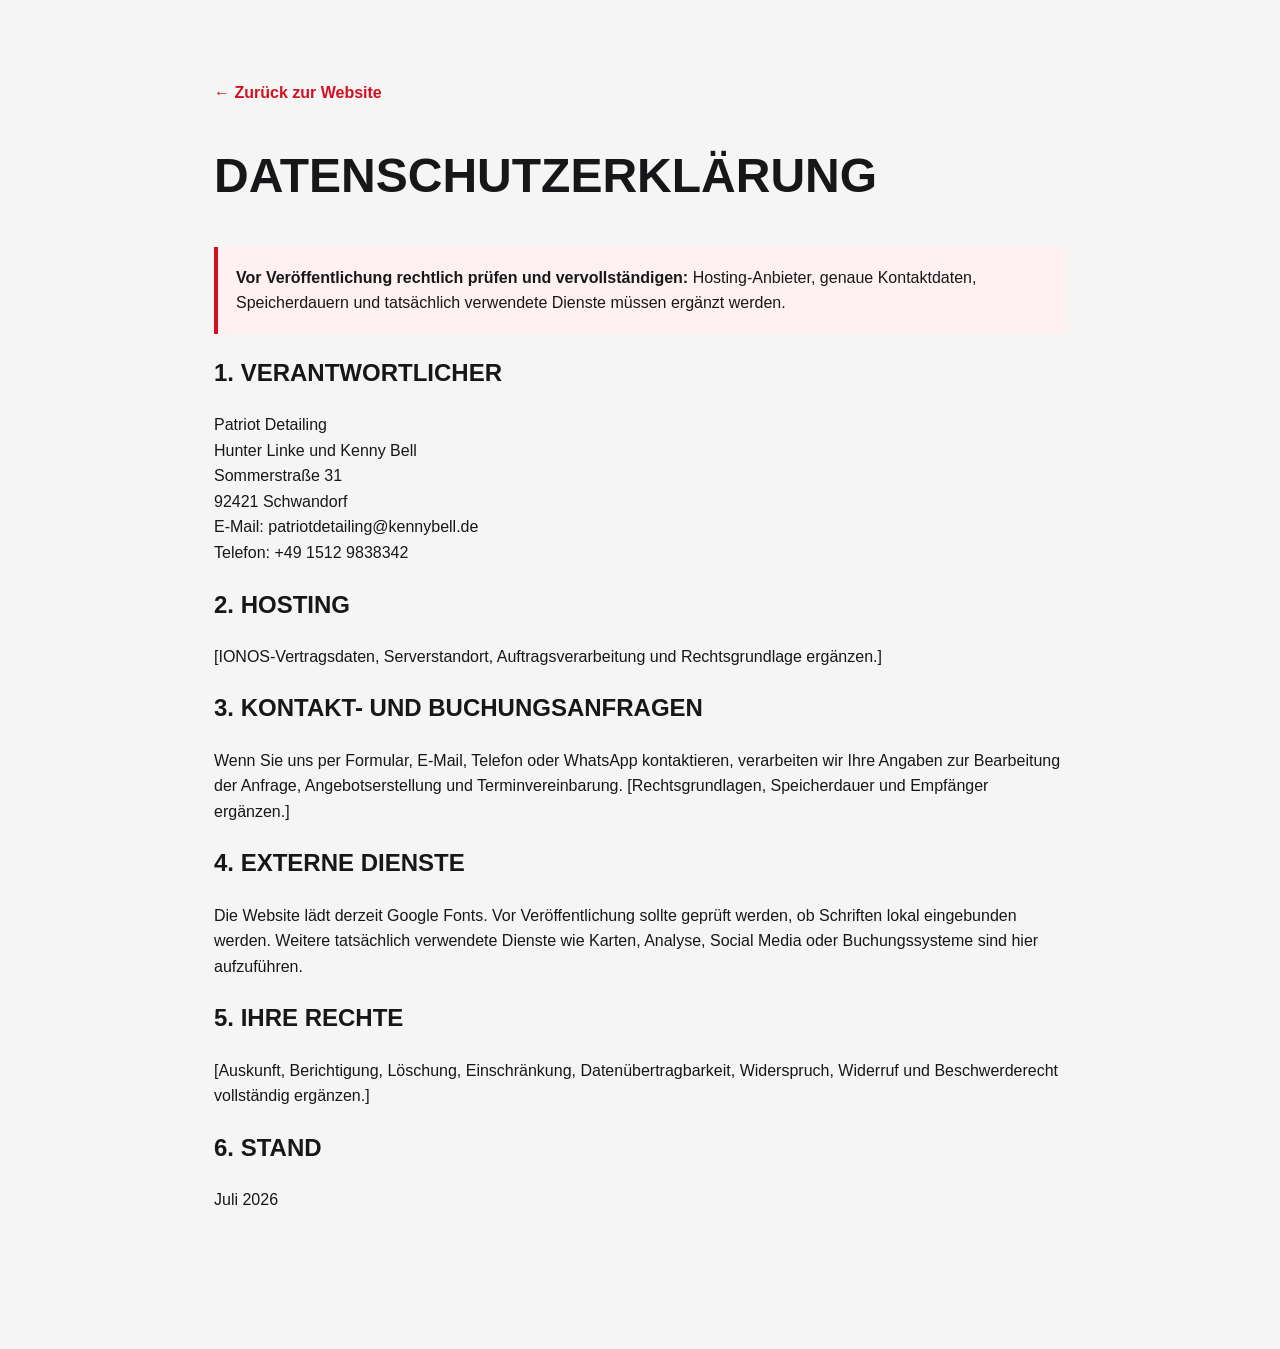
<file: datenschutz.html>
<!DOCTYPE html><html lang="de"><head><meta charset="UTF-8"><meta name="viewport" content="width=device-width,initial-scale=1"><title>Datenschutz | Patriot Detailing</title><link rel="stylesheet" href="styles.css"><style>.legal{max-width:900px;margin:auto;padding:80px 24px 120px}.legal h1,.legal h2{font-family:Oswald,Arial,sans-serif;text-transform:uppercase}.legal h1{font-size:48px}.notice{padding:18px;border-left:4px solid #d4101f;background:#fff1f2}.legal a{color:#d4101f;font-weight:800}</style></head><body><main class="legal"><a href="index.html">← Zurück zur Website</a><h1>Datenschutzerklärung</h1><p class="notice"><strong>Vor Veröffentlichung rechtlich prüfen und vervollständigen:</strong> Hosting-Anbieter, genaue Kontaktdaten, Speicherdauern und tatsächlich verwendete Dienste müssen ergänzt werden.</p><h2>1. Verantwortlicher</h2><p>Patriot Detailing<br>Hunter Linke und Kenny Bell<br>Sommerstraße 31<br>92421 Schwandorf<br>E-Mail: patriotdetailing@kennybell.de<br>Telefon: +49 1512 9838342</p><h2>2. Hosting</h2><p>[IONOS-Vertragsdaten, Serverstandort, Auftragsverarbeitung und Rechtsgrundlage ergänzen.]</p><h2>3. Kontakt- und Buchungsanfragen</h2><p>Wenn Sie uns per Formular, E-Mail, Telefon oder WhatsApp kontaktieren, verarbeiten wir Ihre Angaben zur Bearbeitung der Anfrage, Angebotserstellung und Terminvereinbarung. [Rechtsgrundlagen, Speicherdauer und Empfänger ergänzen.]</p><h2>4. Externe Dienste</h2><p>Die Website lädt derzeit Google Fonts. Vor Veröffentlichung sollte geprüft werden, ob Schriften lokal eingebunden werden. Weitere tatsächlich verwendete Dienste wie Karten, Analyse, Social Media oder Buchungssysteme sind hier aufzuführen.</p><h2>5. Ihre Rechte</h2><p>[Auskunft, Berichtigung, Löschung, Einschränkung, Datenübertragbarkeit, Widerspruch, Widerruf und Beschwerderecht vollständig ergänzen.]</p><h2>6. Stand</h2><p>Juli 2026</p></main></body></html>
</file>
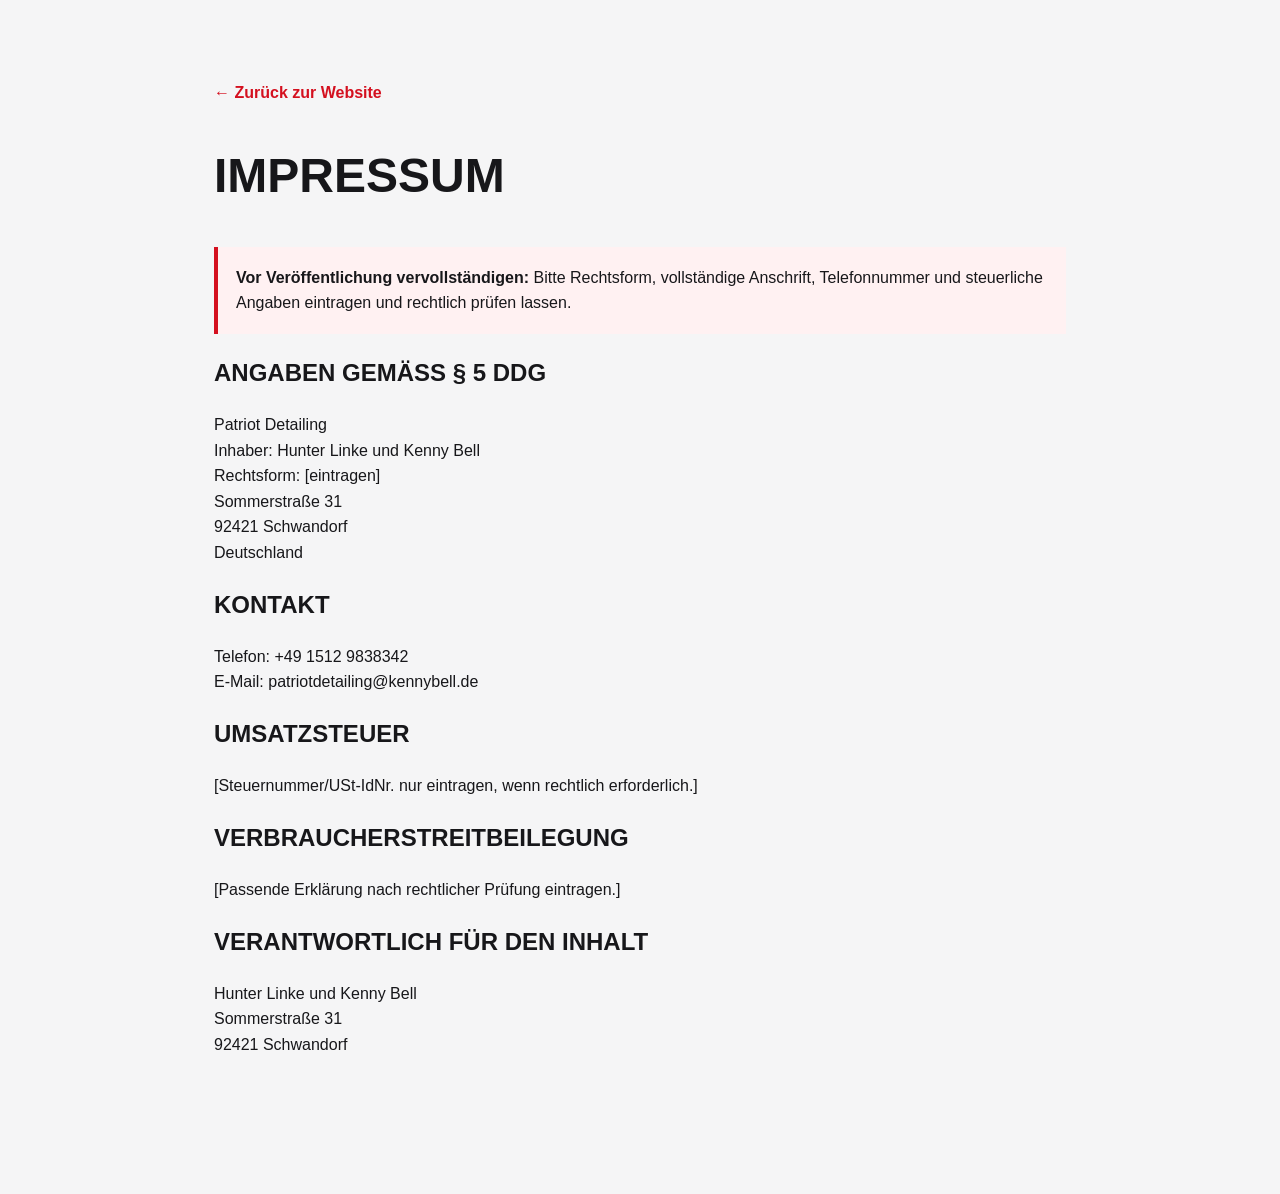
<file: impressum.html>
<!DOCTYPE html><html lang="de"><head><meta charset="UTF-8"><meta name="viewport" content="width=device-width,initial-scale=1"><title>Impressum | Patriot Detailing</title><link rel="stylesheet" href="styles.css"><style>.legal{max-width:900px;margin:auto;padding:80px 24px 120px}.legal h1,.legal h2{font-family:Oswald,Arial,sans-serif;text-transform:uppercase}.legal h1{font-size:48px}.notice{padding:18px;border-left:4px solid #d4101f;background:#fff1f2}.legal a{color:#d4101f;font-weight:800}</style></head><body><main class="legal"><a href="index.html">← Zurück zur Website</a><h1>Impressum</h1><p class="notice"><strong>Vor Veröffentlichung vervollständigen:</strong> Bitte Rechtsform, vollständige Anschrift, Telefonnummer und steuerliche Angaben eintragen und rechtlich prüfen lassen.</p><h2>Angaben gemäß § 5 DDG</h2><p>Patriot Detailing<br>Inhaber: Hunter Linke und Kenny Bell<br>Rechtsform: [eintragen]<br>Sommerstraße 31<br>92421 Schwandorf<br>Deutschland</p><h2>Kontakt</h2><p>Telefon: +49 1512 9838342<br>E-Mail: patriotdetailing@kennybell.de</p><h2>Umsatzsteuer</h2><p>[Steuernummer/USt-IdNr. nur eintragen, wenn rechtlich erforderlich.]</p><h2>Verbraucherstreitbeilegung</h2><p>[Passende Erklärung nach rechtlicher Prüfung eintragen.]</p><h2>Verantwortlich für den Inhalt</h2><p>Hunter Linke und Kenny Bell<br>Sommerstraße 31<br>92421 Schwandorf</p></main></body></html>
</file>
<file: styles.css>
:root{--black:#050505;--black-soft:#0d0d0f;--panel:#151518;--red:#d4101f;--silver:#d8d8da;--white:#fff;--muted:#a9a9af;--line:rgba(255,255,255,.12);--shadow:0 24px 70px rgba(0,0,0,.28)}
*{box-sizing:border-box}html{scroll-behavior:smooth}body{margin:0;font-family:"Inter",Arial,sans-serif;color:#17171a;background:#f5f5f6;line-height:1.6}img{max-width:100%;display:block}a{color:inherit;text-decoration:none}button,input,select,textarea{font:inherit}
.topbar{min-height:35px;padding:7px clamp(20px,4vw,64px);display:flex;justify-content:center;gap:34px;align-items:center;background:var(--red);color:#fff;font-size:12px;font-weight:800;text-transform:uppercase;letter-spacing:.12em}.topbar a{text-decoration:underline;text-underline-offset:3px}
.site-header{height:84px;padding:10px clamp(20px,5vw,78px);display:flex;align-items:center;justify-content:space-between;background:rgba(5,5,5,.96);color:#fff;position:sticky;top:0;z-index:30;border-bottom:1px solid var(--line);backdrop-filter:blur(16px)}.brand{width:150px;height:62px;overflow:hidden;display:flex;align-items:center}.brand img{width:100%;height:100%;object-fit:cover;object-position:center 48%;border-radius:5px}.main-nav{display:flex;align-items:center;gap:25px;font-size:14px;font-weight:700}.main-nav a:hover{color:#ef5965}.nav-cta{background:var(--red);padding:12px 20px;border-radius:4px}.language-toggle{background:transparent;color:#fff;border:1px solid rgba(255,255,255,.35);padding:8px 10px;border-radius:4px;font-weight:900;cursor:pointer}.menu-toggle{display:none;border:0;background:transparent;padding:8px}.menu-toggle span{width:27px;height:2px;display:block;margin:5px;background:#fff}
.hero{min-height:calc(100vh - 119px);background:radial-gradient(circle at 72% 22%,rgba(212,16,31,.18),transparent 34%),linear-gradient(135deg,#030303 0%,#0c0c0f 55%,#050505 100%);color:#fff;position:relative;overflow:hidden}.hero:before{content:"";position:absolute;inset:0;background-image:linear-gradient(rgba(255,255,255,.025) 1px,transparent 1px),linear-gradient(90deg,rgba(255,255,255,.025) 1px,transparent 1px);background-size:52px 52px;mask-image:linear-gradient(to bottom,rgba(0,0,0,.8),transparent)}.hero-grid{min-height:calc(100vh - 119px);max-width:1320px;margin:auto;padding:70px 40px;display:grid;grid-template-columns:1.08fr .92fr;gap:75px;align-items:center;position:relative;z-index:2}.eyebrow{margin:0 0 14px;color:var(--red);font-size:13px;font-weight:900;text-transform:uppercase;letter-spacing:.22em}.hero h1,.section-heading h2,.about-copy h2,.booking-copy h2,.visual-section h2{font-family:"Oswald",sans-serif;text-transform:uppercase;line-height:.98;margin:0}.hero h1{font-size:clamp(54px,7vw,96px);letter-spacing:-.02em}.hero h1 span{color:#fff}.hero h1 em{color:var(--red);font-style:normal}.hero-text{max-width:680px;font-size:18px;color:#c5c5c9;margin:26px 0 32px}.hero-actions,.quick-contact{display:flex;flex-wrap:wrap;gap:13px}.button{min-height:52px;padding:0 25px;display:inline-flex;justify-content:center;align-items:center;border:1px solid transparent;border-radius:4px;font-weight:900;font-size:14px;text-transform:uppercase;letter-spacing:.07em;cursor:pointer;transition:.2s}.button:hover{transform:translateY(-2px)}.button-primary{background:var(--red);color:#fff}.button-secondary{border-color:rgba(255,255,255,.3);color:#fff;background:rgba(255,255,255,.03)}.button-full{width:100%;border:0}.disabled-link{opacity:.55;pointer-events:none}.trust-row{margin-top:45px;display:grid;grid-template-columns:repeat(3,1fr);gap:14px}.trust-row div{border-left:2px solid var(--red);padding-left:13px}.trust-row strong,.trust-row span{display:block}.trust-row strong{font-size:14px;text-transform:uppercase}.trust-row span{color:#97979d;font-size:12px}.hero-card{max-width:520px;justify-self:end;background:#000;border:1px solid rgba(255,255,255,.13);box-shadow:0 38px 100px rgba(0,0,0,.65);transform:rotate(1.3deg);overflow:hidden}.hero-card img{width:100%;aspect-ratio:1.1/1;object-fit:cover}.hero-card-bottom{padding:16px 20px;display:flex;align-items:center;gap:10px;color:#c8c8cc;font-size:13px;font-weight:700;border-top:1px solid var(--line)}.status-dot{width:9px;height:9px;border-radius:50%;background:#33d17a;box-shadow:0 0 0 6px rgba(51,209,122,.12)}
.service-strip{padding:19px 25px;background:var(--red);color:#fff;display:flex;flex-wrap:wrap;justify-content:center;gap:22px 42px;font-size:12px;font-weight:900;text-transform:uppercase;letter-spacing:.12em}.service-strip span:before{content:"★";margin-right:11px}
.section{padding:105px clamp(22px,5vw,78px)}.section-heading{max-width:800px;margin:0 auto 52px;text-align:center}.section-heading h2,.about-copy h2,.booking-copy h2,.visual-section h2{font-size:clamp(42px,5vw,68px)}.section-heading>p:last-child{color:#66666b;font-size:17px;margin:22px auto 0;max-width:680px}.services-grid{max-width:1400px;margin:auto;display:grid;grid-template-columns:repeat(4,1fr);gap:18px}.service-card{min-height:650px;padding:31px;background:#fff;border:1px solid #dedee1;box-shadow:0 14px 40px rgba(0,0,0,.05);position:relative;display:flex;flex-direction:column}.service-card.featured{background:var(--black-soft);color:#fff;border-color:var(--red);transform:translateY(-14px);box-shadow:var(--shadow)}.popular{position:absolute;top:0;right:0;background:var(--red);color:#fff;padding:8px 13px;font-size:10px;font-weight:900;text-transform:uppercase;letter-spacing:.11em}.service-number{color:var(--red);font-family:"Oswald";font-weight:700;font-size:20px}.service-card h3{font-family:"Oswald";text-transform:uppercase;font-size:29px;line-height:1.05;margin:13px 0 8px}.price{font-weight:900;color:var(--red);font-size:20px}.service-card p{color:#6e6e73}.service-card.featured p{color:#b6b6bc}.service-card ul{margin:22px 0 30px;padding:0;list-style:none}.service-card li{padding:10px 0 10px 25px;border-bottom:1px solid #ececef;position:relative;font-size:14px}.service-card.featured li{border-color:rgba(255,255,255,.1)}.service-card li:before{content:"✓";color:var(--red);font-weight:900;position:absolute;left:0}.service-card a{margin-top:auto;font-weight:900;text-transform:uppercase;font-size:13px;letter-spacing:.08em;color:var(--red)}.warning-card,.legal-service-note{max-width:1260px;margin:34px auto 0;padding:20px 23px;background:#fff;border-left:4px solid var(--red);color:#55555a;box-shadow:0 8px 24px rgba(0,0,0,.04)}.warning-card strong{color:var(--red);text-transform:uppercase;margin-right:8px}
.visual-section{display:grid;grid-template-columns:1.15fr .85fr;align-items:center;gap:60px;padding:70px clamp(22px,5vw,78px);background:#0b0b0e;color:#fff}.visual-section.reverse{grid-template-columns:.85fr 1.15fr}.visual-section img{width:100%;border:1px solid rgba(255,255,255,.13);box-shadow:var(--shadow)}.visual-section h2{font-size:clamp(38px,4vw,60px)}
.add-ons{background:#ececef}.addon-grid{max-width:1260px;margin:auto;display:grid;grid-template-columns:repeat(3,1fr);gap:18px}.addon-card{background:#fff;padding:30px;border-top:4px solid var(--red);min-height:220px}.addon-card h3{font-family:"Oswald";text-transform:uppercase;font-size:25px;margin:0 0 12px}.addon-card p{color:#66666b}
.dark-section{padding:105px clamp(22px,5vw,78px);background:var(--black-soft);color:#fff}.process-grid{max-width:1260px;margin:auto;display:grid;grid-template-columns:repeat(4,1fr)}.process-step{padding:34px;border-left:1px solid rgba(255,255,255,.14)}.process-step:last-child{border-right:1px solid rgba(255,255,255,.14)}.process-step span{width:46px;height:46px;display:grid;place-items:center;border:1px solid var(--red);color:var(--red);font-weight:900;margin-bottom:30px}.process-step h3{font-family:"Oswald";text-transform:uppercase;font-size:24px;margin:0 0 11px}.process-step p{color:#aaaab0;font-size:14px}
.split-section{display:grid;grid-template-columns:.95fr 1.05fr;gap:75px;align-items:center;max-width:1450px;margin:auto}.about-visual{background:#050505;padding:18px;box-shadow:var(--shadow)}.about-copy{max-width:680px}.about-copy>p:not(.eyebrow){color:#5f5f64;font-size:16px}.owner-lines{margin-top:30px;display:grid;gap:12px}.owner-lines div{padding:18px 20px;border-left:3px solid var(--red);background:#fff;box-shadow:0 5px 18px rgba(0,0,0,.05)}.owner-lines strong,.owner-lines span{display:block}.owner-lines span{color:#717176;font-size:13px}.results-section{background:#ececef}.results-grid{max-width:1260px;margin:auto;display:grid;grid-template-columns:repeat(4,1fr);gap:17px}.result-card{background:#fff;padding:30px;min-height:245px;border-top:4px solid var(--red)}.result-card span{color:#aaaab0;font-weight:900}.result-card h3{font-family:"Oswald";text-transform:uppercase;font-size:23px;line-height:1.1}.result-card p{color:#6d6d72;font-size:14px}
.faq-section{background:#fff}.faq-list{max-width:900px;margin:auto}.faq-list details{border-bottom:1px solid #d8d8dc}.faq-list summary{padding:23px 42px 23px 0;cursor:pointer;font-weight:800;position:relative;list-style:none}.faq-list summary:after{content:"+";position:absolute;right:5px;color:var(--red);font-size:24px}.faq-list details[open] summary:after{content:"−"}.faq-list details p{margin:0 0 23px;color:#69696f;padding-right:35px}
.booking-section{padding:105px clamp(22px,6vw,95px);background:radial-gradient(circle at 10% 10%,rgba(212,16,31,.17),transparent 32%),var(--black);color:#fff;display:grid;grid-template-columns:.82fr 1.18fr;gap:80px;align-items:start}.booking-copy{max-width:560px;position:sticky;top:130px}.booking-copy>p:not(.eyebrow){color:#aaaab0;font-size:17px}.contact-box{margin:40px 0 24px;border-top:1px solid var(--line)}.contact-box p{display:flex;flex-direction:column;padding:18px 0;margin:0;border-bottom:1px solid var(--line)}.contact-box span{color:#85858c;font-size:11px;text-transform:uppercase;letter-spacing:.12em}.quote-form{background:#fff;color:#17171a;padding:38px;box-shadow:var(--shadow)}.field-row{display:grid;grid-template-columns:1fr 1fr;gap:16px}.quote-form label{display:block;font-size:12px;font-weight:900;text-transform:uppercase;letter-spacing:.06em;margin-bottom:16px}.quote-form input,.quote-form select,.quote-form textarea{width:100%;margin-top:8px;border:1px solid #d7d7dc;background:#f8f8f9;border-radius:2px;padding:14px;outline:none}.quote-form input:focus,.quote-form select:focus,.quote-form textarea:focus{border-color:var(--red);box-shadow:0 0 0 3px rgba(212,16,31,.1)}.checkbox{display:flex!important;align-items:flex-start;gap:10px;text-transform:none!important;letter-spacing:0!important;font-weight:500!important;color:#66666b}.checkbox input{width:auto;margin-top:4px}.form-message{min-height:22px;margin:12px 0 0;font-size:13px;color:#258a51;font-weight:700}
footer{background:#09090b;color:#fff}.footer-main{padding:65px clamp(22px,5vw,78px);display:grid;grid-template-columns:1.5fr repeat(3,1fr);gap:55px;border-bottom:1px solid var(--line)}.footer-brand img{width:220px;height:130px;object-fit:cover;border-radius:4px}.footer-brand p{color:#929299;max-width:330px}.footer-main h3{font-family:"Oswald";text-transform:uppercase;color:var(--red);margin:0 0 16px}.footer-main>div:not(.footer-brand){display:flex;flex-direction:column;align-items:flex-start;gap:10px;font-size:14px;color:#bdbdc3}.footer-bottom{padding:18px clamp(22px,5vw,78px);display:flex;justify-content:space-between;color:#77777e;font-size:12px}.reveal{opacity:0;transform:translateY(22px);transition:opacity .7s ease,transform .7s ease}.reveal.visible{opacity:1;transform:none}
@media(max-width:1150px){.services-grid{grid-template-columns:1fr 1fr}.service-card{min-height:590px}}
@media(max-width:1000px){.hero-grid,.split-section,.booking-section,.visual-section,.visual-section.reverse{grid-template-columns:1fr}.hero-card{justify-self:start;max-width:620px;transform:none}.process-grid,.results-grid{grid-template-columns:1fr 1fr}.booking-copy{position:static}.footer-main{grid-template-columns:1.5fr 1fr 1fr}.footer-main>div:last-child{grid-column:2/4}}
@media(max-width:760px){.topbar{gap:12px;justify-content:space-between;font-size:9px;padding-inline:15px}.topbar span:nth-child(2){display:none}.site-header{height:72px;padding-inline:18px}.brand{width:125px;height:53px}.menu-toggle{display:block}.main-nav{display:none;position:absolute;top:72px;left:0;right:0;background:#09090b;padding:24px;flex-direction:column;align-items:stretch;gap:0}.main-nav.open{display:flex}.main-nav a,.language-toggle{padding:14px 5px;border-bottom:1px solid var(--line);text-align:left}.nav-cta{text-align:center}.hero{min-height:auto}.hero-grid{min-height:auto;padding:58px 20px 65px;gap:45px}.hero h1{font-size:clamp(48px,15vw,68px)}.hero-actions .button,.quick-contact .button{width:100%}.trust-row,.services-grid,.addon-grid,.process-grid,.results-grid,.field-row{grid-template-columns:1fr}.service-strip{justify-content:flex-start;overflow-x:auto;flex-wrap:nowrap;white-space:nowrap}.section,.dark-section{padding:75px 20px}.section-heading{text-align:left;margin-bottom:38px}.service-card{min-height:auto;padding:28px}.service-card.featured{transform:none}.visual-section{padding:55px 20px;gap:35px}.process-step{border:0;border-top:1px solid rgba(255,255,255,.14);padding-inline:0}.booking-section{padding:75px 20px;gap:45px}.quote-form{padding:24px 20px}.footer-main{grid-template-columns:1fr 1fr;padding:50px 20px}.footer-brand{grid-column:1/3}.footer-main>div:last-child{grid-column:auto}.footer-bottom{padding:18px 20px;gap:12px;flex-direction:column}}
@media(prefers-reduced-motion:reduce){html{scroll-behavior:auto}.reveal{opacity:1;transform:none;transition:none}}
.loading-screen{position:fixed;inset:0;background:#050505;z-index:9999;display:grid;place-content:center;text-align:center;transition:opacity .5s,visibility .5s}.loading-screen img{width:230px;margin:auto;animation:logoPulse 1.4s ease-in-out infinite}.loading-screen span{color:#fff;font-weight:900;letter-spacing:.22em;font-size:12px;margin-top:15px}.loading-screen.hidden{opacity:0;visibility:hidden}@keyframes logoPulse{50%{transform:scale(1.035);filter:drop-shadow(0 0 18px rgba(212,16,31,.5))}}
.service-meta{display:grid;gap:6px;margin:12px 0 4px}.service-meta span{font-size:11px;font-weight:800;text-transform:uppercase;letter-spacing:.05em;color:#777}.featured .service-meta span{color:#bbb}
.premium-services{background:#0d0d0f;color:#fff}.premium-services .section-heading>p:last-child{color:#aaa}.premium-service-grid{max-width:1260px;margin:auto;display:grid;grid-template-columns:repeat(3,1fr);gap:18px}.mini-service{padding:28px;border:1px solid rgba(255,255,255,.12);background:#151518}.mini-service>span{color:var(--red);font-size:24px}.mini-service h3{font-family:Oswald;text-transform:uppercase;font-size:24px;margin:12px 0}.mini-service p{color:#aaa}
.comparison-section{background:#fff}.comparison{position:relative;max-width:1050px;aspect-ratio:16/9;margin:auto;overflow:hidden;background:#111;box-shadow:var(--shadow)}.comparison img{width:100%;height:100%;object-fit:cover}.comparison-after{position:absolute;inset:0}.comparison-before{position:absolute;inset:0;width:50%;overflow:hidden;border-right:3px solid #fff}.comparison-before img{width:1050px;max-width:none}.comparison input{position:absolute;inset:0;width:100%;height:100%;opacity:0;cursor:ew-resize}.before-label,.after-label{position:absolute;top:18px;background:rgba(0,0,0,.7);color:#fff;padding:7px 12px;font-weight:900;text-transform:uppercase;font-size:11px}.before-label{left:18px}.after-label{right:18px}
.area-section{background:#ececef}.area-map{max-width:1050px;height:500px;margin:auto;position:relative;overflow:hidden;background:radial-gradient(circle at center,rgba(212,16,31,.13),transparent 45%),linear-gradient(135deg,#17171b,#08080a);border:1px solid #333;box-shadow:var(--shadow)}.area-map:before,.area-map:after{content:"";position:absolute;inset:0;background-image:linear-gradient(rgba(255,255,255,.04) 1px,transparent 1px),linear-gradient(90deg,rgba(255,255,255,.04) 1px,transparent 1px);background-size:50px 50px}.area-ring{position:absolute;width:390px;height:390px;border:2px dashed rgba(212,16,31,.7);border-radius:50%;left:33%;top:10%;box-shadow:0 0 70px rgba(212,16,31,.18)}.route-line{position:absolute;width:460px;height:4px;background:var(--red);left:30%;top:48%;transform:rotate(-18deg);box-shadow:0 0 18px rgba(212,16,31,.7)}.map-point{position:absolute;color:#fff;font-weight:900;background:#111;border:2px solid var(--red);padding:8px 12px;border-radius:999px;z-index:2;font-size:12px}.point-schwandorf{left:27%;top:57%}.point-amberg{left:35%;top:68%}.point-weiden{left:47%;top:34%}.point-regensburg{left:29%;top:80%}.point-bayreuth{right:18%;top:24%}.area-note{text-align:center;max-width:850px;margin:28px auto 0;color:#666}
.calculator-section{background:#0d0d0f;color:#fff}.calculator-card{max-width:850px;margin:auto;background:#fff;color:#17171a;padding:35px;box-shadow:var(--shadow);display:grid;gap:18px}.calculator-card>label,.calculator-card legend{font-size:12px;font-weight:900;text-transform:uppercase;letter-spacing:.06em}.calculator-card select{width:100%;padding:14px;margin-top:8px;border:1px solid #ddd}.calculator-card fieldset{border:1px solid #ddd;padding:18px;display:grid;grid-template-columns:1fr 1fr;gap:12px}.calculator-card fieldset label{text-transform:none;font-weight:600}.estimate{padding:22px;background:#f1f1f3;border-left:4px solid var(--red)}.estimate span,.estimate strong,.estimate small{display:block}.estimate strong{font-family:Oswald;font-size:42px;color:var(--red)}.estimate small{color:#666}
.reviews-section{background:#fff}.review-placeholder{max-width:760px;margin:auto;text-align:center;padding:45px;border:1px solid #ddd}.stars{font-size:30px;letter-spacing:.2em;color:#d4101f}.review-placeholder p{color:#666}
.field-help{display:block;color:#777;text-transform:none;letter-spacing:0;font-weight:500;margin-top:8px}.social-coming{margin-top:8px;color:#777;font-size:12px}
.floating-actions{position:fixed;right:18px;bottom:18px;z-index:40;display:flex;flex-direction:column;gap:10px}.floating-actions a{width:52px;height:52px;border-radius:50%;display:grid;place-items:center;background:var(--red);color:#fff;font-weight:900;box-shadow:0 10px 30px rgba(0,0,0,.3);border:2px solid rgba(255,255,255,.4)}
.assistant-toggle{position:fixed;left:18px;bottom:18px;z-index:41;width:54px;height:54px;border-radius:50%;border:0;background:#fff;color:#111;font-weight:900;font-size:22px;box-shadow:0 10px 30px rgba(0,0,0,.3);cursor:pointer}.assistant-panel{position:fixed;left:18px;bottom:82px;width:min(360px,calc(100vw - 36px));background:#fff;color:#17171a;z-index:42;padding:20px;box-shadow:0 25px 70px rgba(0,0,0,.35);transform:translateY(20px);opacity:0;visibility:hidden;transition:.25s}.assistant-panel.open{transform:none;opacity:1;visibility:visible}.assistant-head{display:flex;justify-content:space-between;align-items:center;border-bottom:1px solid #ddd;padding-bottom:12px}.assistant-head strong{font-family:Oswald;text-transform:uppercase;font-size:22px}.assistant-head button{border:0;background:transparent;font-size:26px;cursor:pointer}.assistant-question{width:100%;text-align:left;padding:11px;margin:5px 0;border:1px solid #ddd;background:#f8f8f9;cursor:pointer;font-weight:700}.assistant-answer{min-height:45px;padding:12px 0;color:#555}
@media(max-width:760px){.premium-service-grid{grid-template-columns:1fr}.comparison{aspect-ratio:4/3}.comparison-before img{width:calc(100vw - 40px)}.area-map{height:430px}.area-ring{width:280px;height:280px;left:12%;top:18%}.route-line{width:280px;left:15%;top:50%}.point-schwandorf{left:8%;top:58%}.point-amberg{left:22%;top:70%}.point-weiden{left:38%;top:31%}.point-regensburg{left:12%;top:82%}.point-bayreuth{right:4%;top:20%}.calculator-card fieldset{grid-template-columns:1fr}.floating-actions{right:12px;bottom:12px}.assistant-toggle{left:12px;bottom:12px}}

.hero-card img{object-position:center}
.visual-section>img{max-height:520px;object-fit:cover}
.mini-service-photo{width:100%;height:145px;object-fit:cover;margin:-28px -28px 20px;width:calc(100% + 56px);max-width:none;border-bottom:1px solid rgba(255,255,255,.12)}
.addon-photo{width:calc(100% + 60px);max-width:none;height:150px;object-fit:cover;margin:-30px -30px 22px}
.photo-map{background:#0b0b0e}
.map-photo{position:absolute;inset:0;width:100%;height:100%;object-fit:cover;opacity:.72;filter:saturate(.75) contrast(1.08)}
.photo-map:after{content:"";position:absolute;inset:0;background:linear-gradient(rgba(0,0,0,.12),rgba(0,0,0,.38));pointer-events:none}
.photo-map .map-point,.photo-map .area-ring,.photo-map .route-line{z-index:3}
.comparison-after,.comparison-before img{object-position:center}

.service-area-showcase{
  padding:95px clamp(22px,5vw,78px);
  background:#0b0b0d;
  color:#fff;
  display:grid;
  grid-template-columns:.72fr 1.28fr;
  gap:55px;
  align-items:center;
}
.service-area-copy{max-width:560px}
.service-area-copy h2{
  font-family:"Oswald",sans-serif;
  text-transform:uppercase;
  font-size:clamp(42px,5vw,68px);
  line-height:1;
  margin:0 0 24px;
}
.service-area-copy>p:not(.eyebrow){color:#b1b1b6;font-size:17px}
.service-area-points{display:grid;gap:14px;margin:30px 0}
.service-area-points div{
  padding:17px 18px;
  border-left:3px solid var(--red);
  background:#151518;
}
.service-area-points strong,.service-area-points span{display:block}
.service-area-points strong{text-transform:uppercase;font-size:13px;letter-spacing:.06em}
.service-area-points span{color:#9b9ba1;font-size:13px;margin-top:4px}
.service-area-visual{
  background:#050505;
  padding:10px;
  border:1px solid rgba(255,255,255,.12);
  box-shadow:var(--shadow);
}
.service-area-visual img{
  width:100%;
  height:auto;
  display:block;
}
@media(max-width:1000px){
  .service-area-showcase{grid-template-columns:1fr}
  .service-area-copy{max-width:760px}
}
@media(max-width:760px){
  .service-area-showcase{padding:70px 20px;gap:35px}
  .service-area-copy h2{font-size:42px}
}

.launch-notice{padding:14px 22px;background:#111;color:#fff;border-bottom:2px solid var(--red);display:flex;justify-content:center;align-items:center;gap:12px;text-align:center}.launch-notice strong{color:#fff;text-transform:uppercase;letter-spacing:.1em}.launch-notice span{color:#d6d6da}.prelaunch-form fieldset{border:0;padding:0;margin:0;opacity:.48}.form-closed-message{margin-bottom:22px;padding:16px 18px;border-left:4px solid var(--red);background:#fff1f2;color:#8b101a;font-weight:900}.prelaunch-form button{cursor:not-allowed}.status-dot{background:#d4101f;box-shadow:0 0 0 6px rgba(212,16,31,.12)}@media(max-width:760px){.launch-notice{flex-direction:column;gap:2px;font-size:13px}}
</file>
